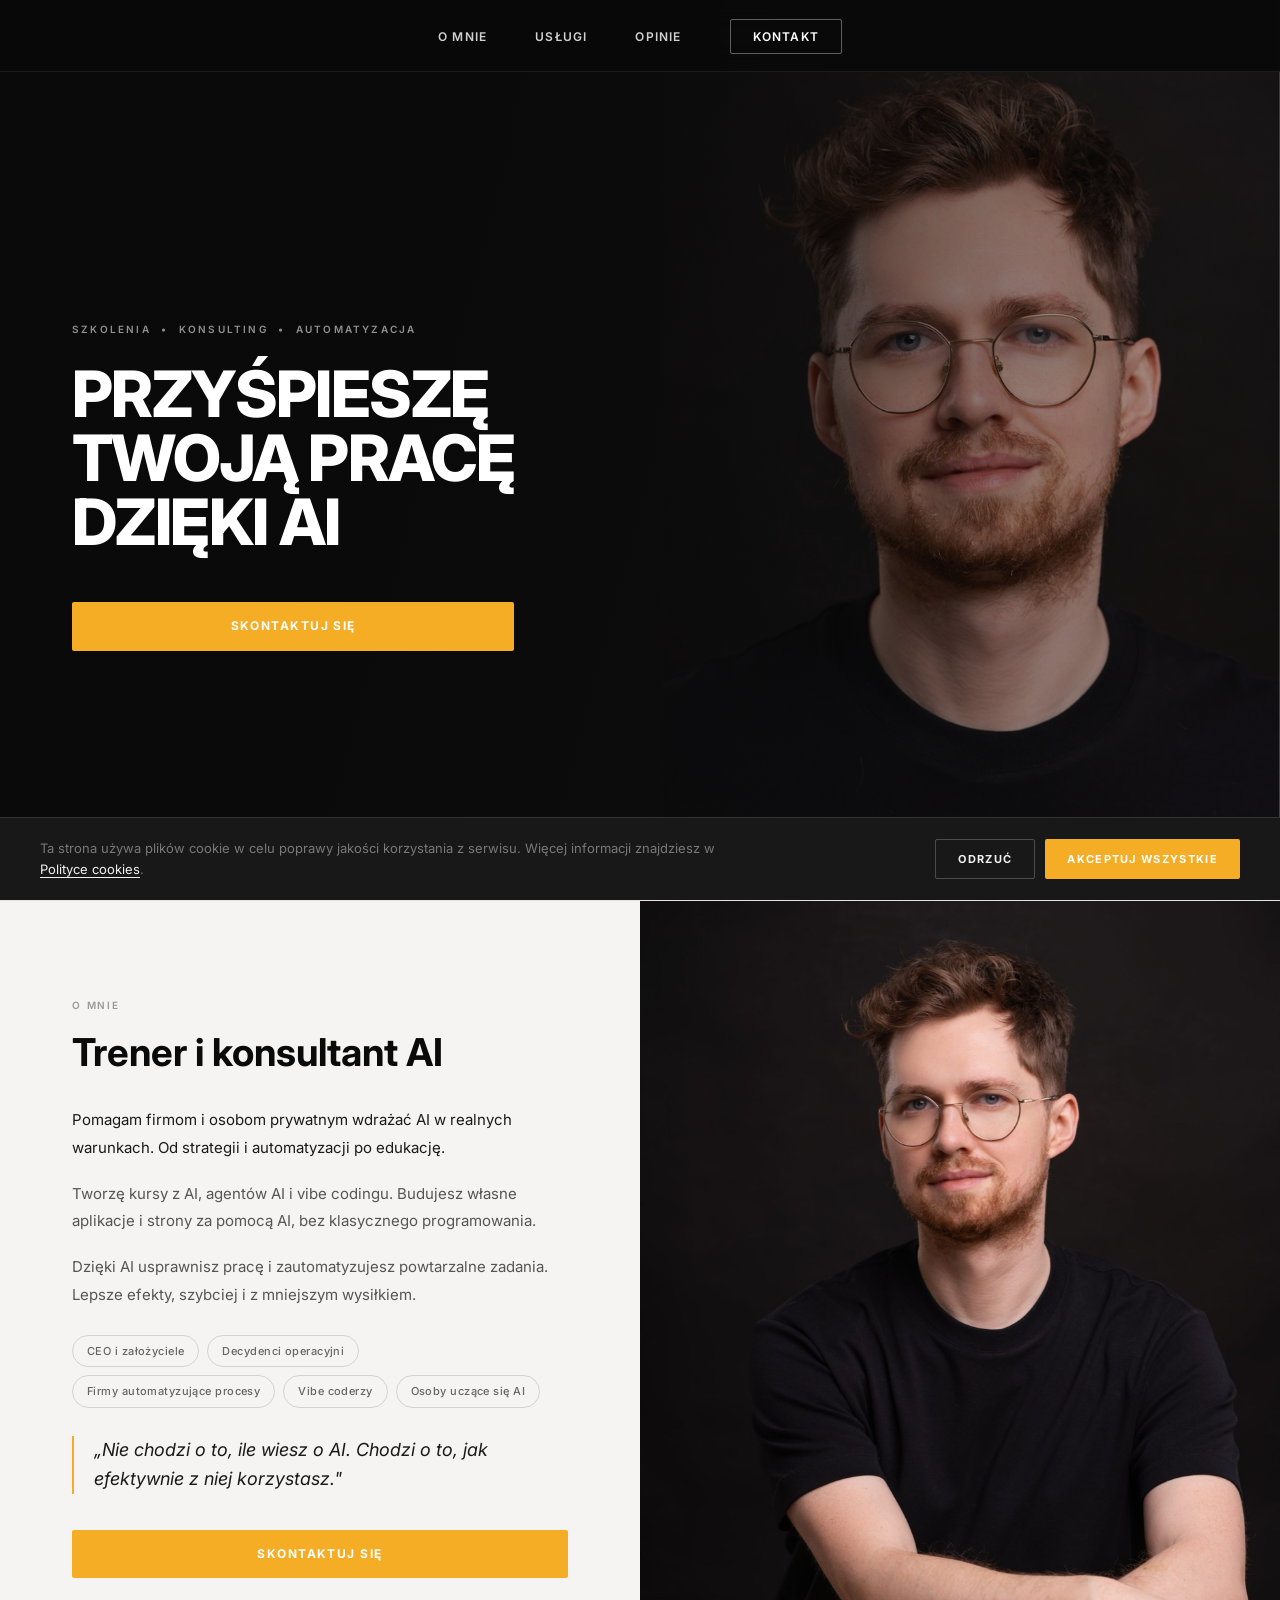
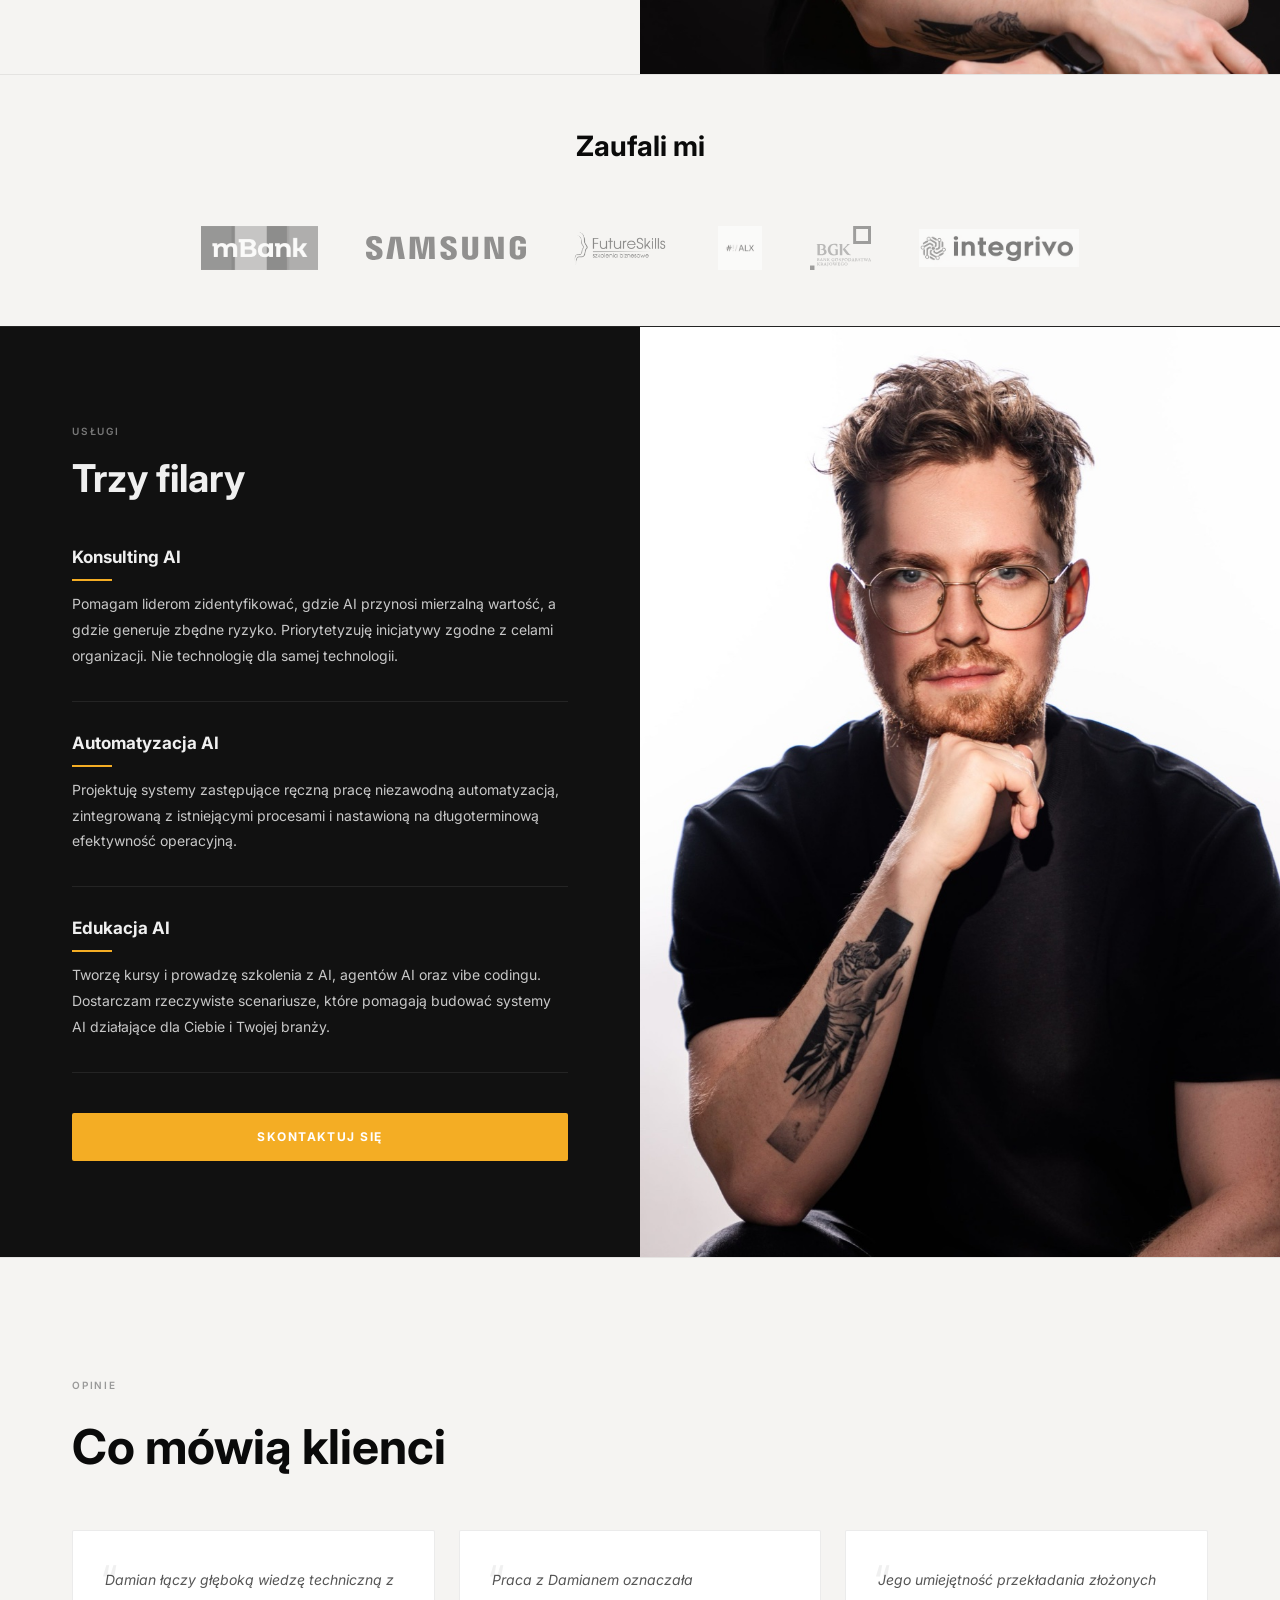
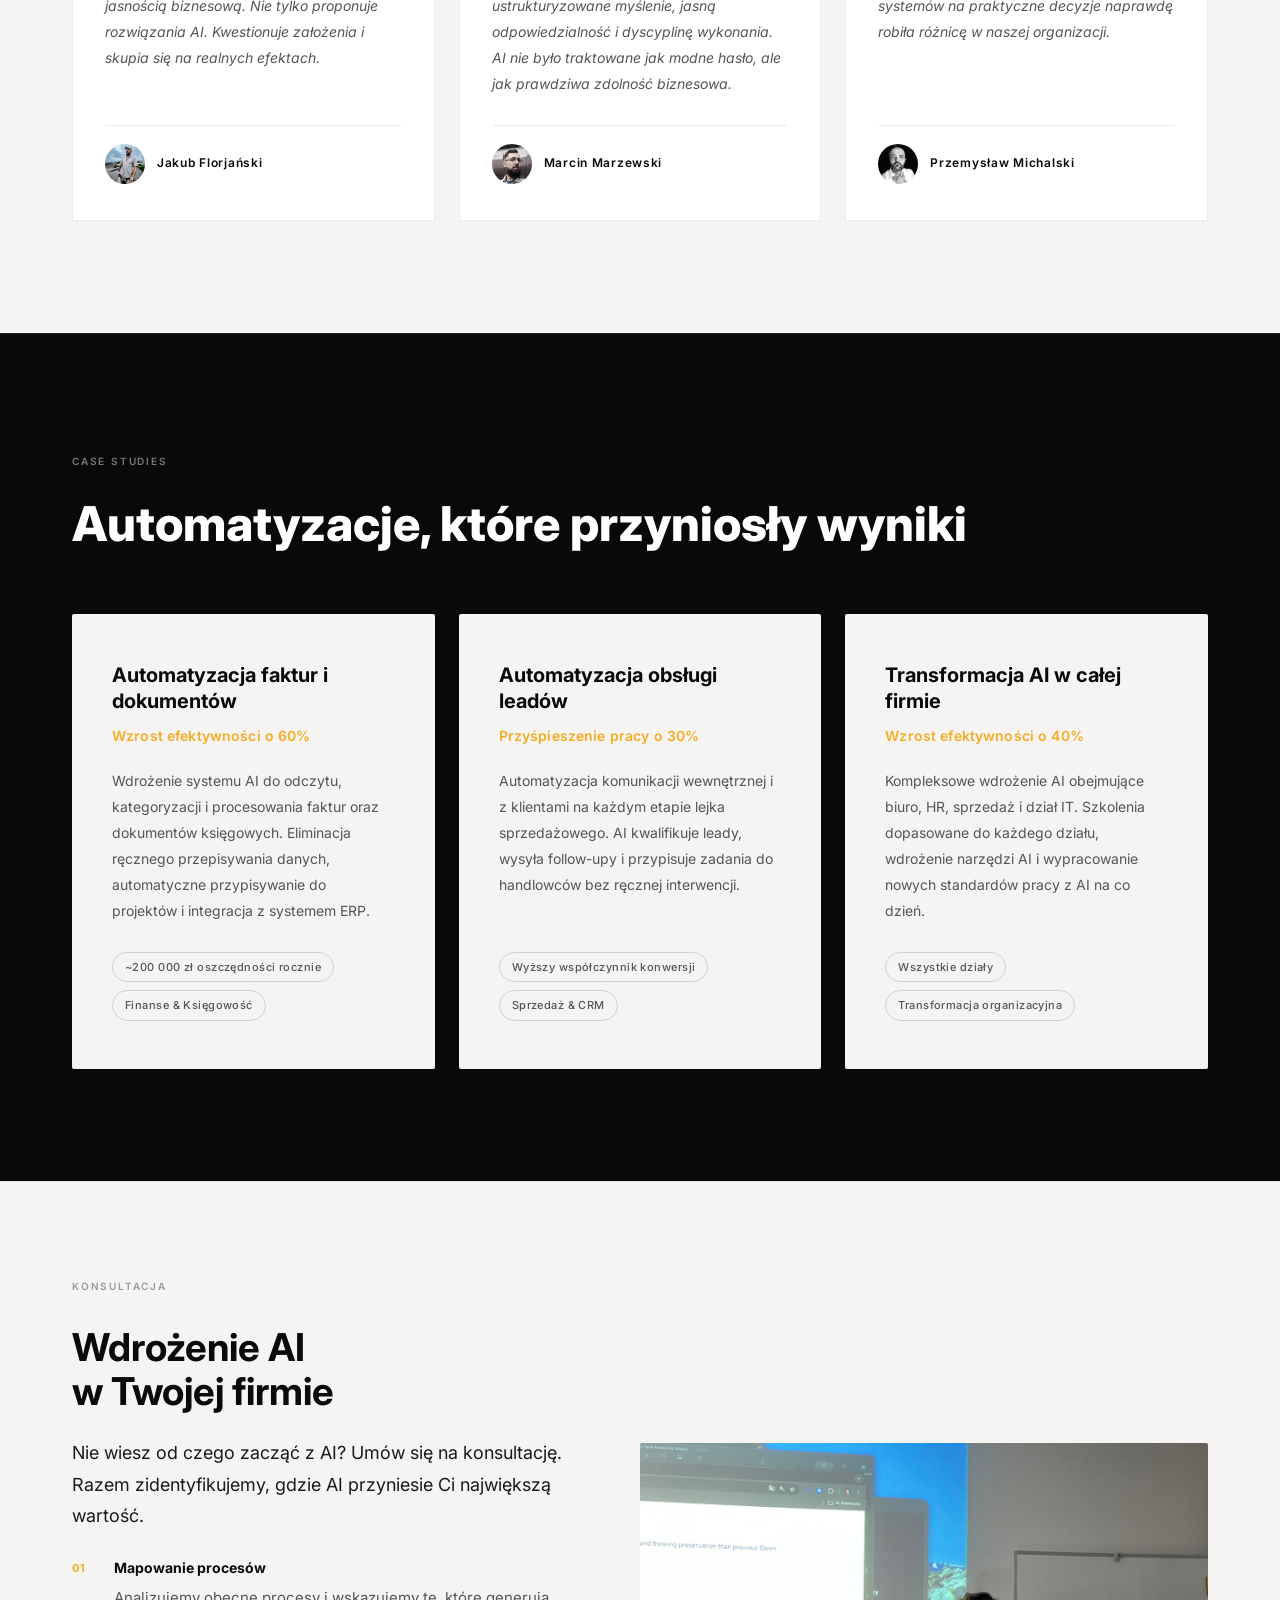
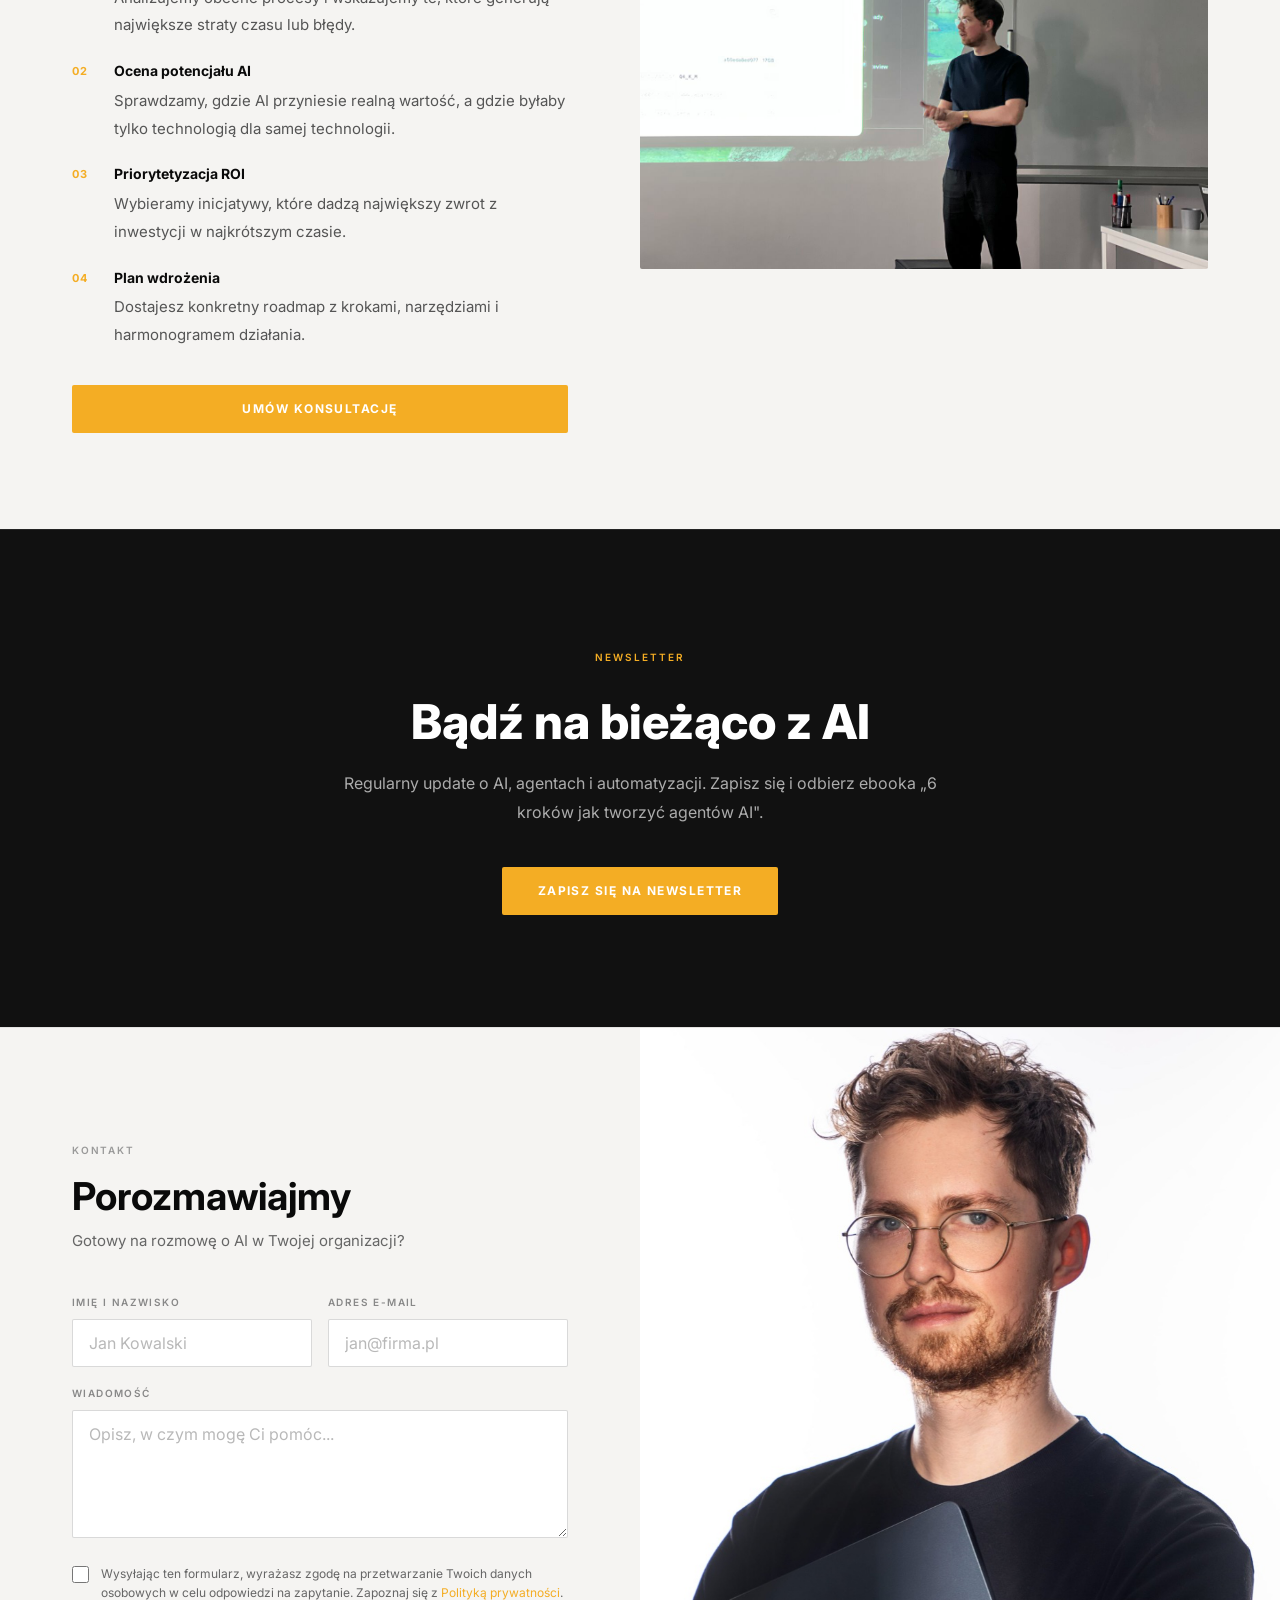
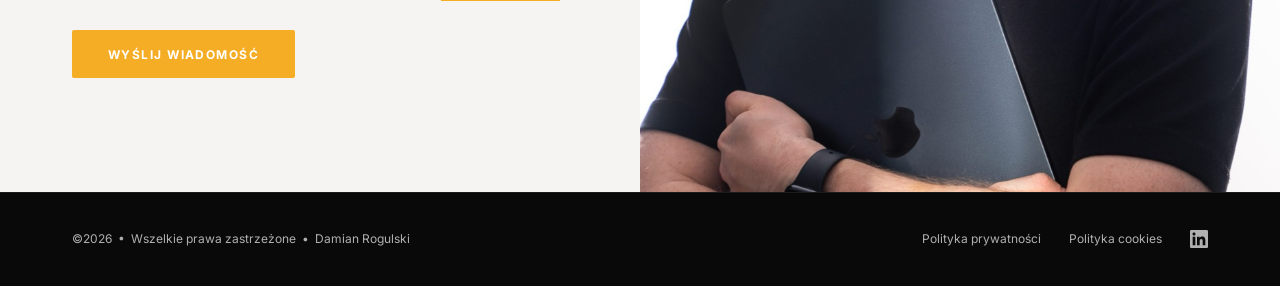
<file: index.html>
<!DOCTYPE html>
<html lang="pl">
<head>
  <meta charset="UTF-8" />
  <meta name="viewport" content="width=device-width, initial-scale=1.0" />

  <!-- SEO podstawowe -->
  <title>Damian Rogulski | Kursy AI, Agenci AI i Automatyzacja</title>
  <meta name="description" content="Konsultant i trener AI. Kursy z AI, agentów AI i vibe codingu. Pomagam firmom automatyzować procesy i wdrażać sztuczną inteligencję, która daje wyniki." />
  <meta name="keywords" content="kursy AI, szkolenia AI, agenci AI, automatyzacja AI, vibe coding, konsulting AI, sztuczna inteligencja, AI dla firm, nauka AI, ChatGPT, Claude AI, Damian Rogulski" />
  <meta name="author" content="Damian Rogulski" />
  <link rel="canonical" href="https://drogulski.com/" />

  <!-- Open Graph -->
  <meta property="og:type" content="website" />
  <meta property="og:url" content="https://drogulski.com/" />
  <meta property="og:title" content="Damian Rogulski | Kursy AI, Agenci AI i Automatyzacja" />
  <meta property="og:description" content="Konsultant i trener AI. Kursy z AI, agentów AI i vibe codingu. Pomagam firmom automatyzować procesy i wdrażać sztuczną inteligencję, która daje wyniki." />
  <meta property="og:image" content="https://drogulski.com/images/og.jpg" />
  <meta property="og:image:width" content="1200" />
  <meta property="og:image:height" content="630" />
  <meta property="og:locale" content="pl_PL" />
  <meta property="og:site_name" content="Damian Rogulski" />

  <!-- Twitter Card -->
  <meta name="twitter:card" content="summary_large_image" />
  <meta name="twitter:title" content="Damian Rogulski | Kursy AI, Agenci AI i Automatyzacja" />
  <meta name="twitter:description" content="Konsultant i trener AI. Kursy z AI, agentów AI i vibe codingu. Pomagam firmom wdrażać AI, która daje wyniki." />
  <meta name="twitter:image" content="https://drogulski.com/images/og.jpg" />

  <!-- Favicon -->
  <link rel="icon" type="image/png" href="favicon.png" />

  <!-- MailerLite Universal -->
  <script>
    (function(w,d,e,u,f,l,n){w[f]=w[f]||function(){(w[f].q=w[f].q||[])
    .push(arguments);},l=d.createElement(e),l.async=1,l.src=u,
    n=d.getElementsByTagName(e)[0],n.parentNode.insertBefore(l,n);})
    (window,document,'script','https://assets.mailerlite.com/js/universal.js','ml');
    ml('account', '2332958');
  </script>
  <!-- End MailerLite Universal -->

  <!-- Google Analytics -->
  <script async src="https://www.googletagmanager.com/gtag/js?id=G-HHSC8QCE48"></script>
  <script>
    window.dataLayer = window.dataLayer || [];
    function gtag(){dataLayer.push(arguments);}
    gtag('js', new Date());
    gtag('config', 'G-HHSC8QCE48');
  </script>

  <!-- Fonts -->
  <link rel="preconnect" href="https://fonts.googleapis.com" />
  <link rel="preconnect" href="https://fonts.gstatic.com" crossorigin />
  <link href="https://fonts.googleapis.com/css2?family=Inter:wght@300;400;500;600;700;800&display=swap" rel="stylesheet" />
  <link rel="stylesheet" href="styles.css" />

  <!-- Schema.org -->
  <script type="application/ld+json">
  {
    "@context": "https://schema.org",
    "@type": "Person",
    "name": "Damian Rogulski",
    "url": "https://drogulski.com",
    "image": "https://drogulski.com/images/hero.jpg",
    "jobTitle": "Konsultant AI i Trener",
    "description": "Konsultant AI, trener i twórca kursów z zakresu sztucznej inteligencji, agentów AI, automatyzacji i vibe codingu.",
    "knowsAbout": [
      "Sztuczna inteligencja", "Automatyzacja AI", "Agenty AI",
      "Vibe coding", "Konsulting AI", "ChatGPT", "Kursy AI", "Szkolenia AI"
    ],
    "sameAs": ["https://www.linkedin.com/in/damianrogulski/"],
    "hasOfferCatalog": {
      "@type": "OfferCatalog",
      "name": "Usługi AI",
      "itemListElement": [
        {
          "@type": "Offer",
          "itemOffered": {
            "@type": "Service",
            "name": "Konsulting AI",
            "description": "Identyfikacja obszarów wdrożenia AI i priorytetyzacja inicjatyw zgodnych z celami organizacji."
          }
        },
        {
          "@type": "Offer",
          "itemOffered": {
            "@type": "Service",
            "name": "Automatyzacja AI",
            "description": "Projektowanie systemów automatyzacji procesów biznesowych z wykorzystaniem AI."
          }
        },
        {
          "@type": "Offer",
          "itemOffered": {
            "@type": "Service",
            "name": "Kursy i szkolenia AI",
            "description": "Kursy z AI, agentów AI i vibe codingu dla firm i osób prywatnych."
          }
        }
      ]
    }
  }
  </script>
</head>
<body>

  <!-- ========================
       NAVIGATION
       ======================== -->
  <nav class="nav" id="nav">
    <div class="nav__inner">
      <ul class="nav__menu" id="navMenu">
        <li><a href="#o-mnie">O mnie</a></li>
        <li><a href="#uslugi">Usługi</a></li>
        <li><a href="#opinie">Opinie</a></li>
        <li><a href="#kontakt" class="nav__cta">Kontakt</a></li>
      </ul>
      <button class="nav__burger" id="navBurger" aria-label="Otwórz menu" aria-expanded="false">
        <span></span><span></span><span></span>
      </button>
    </div>
  </nav>

  <!-- ========================
       HERO
       ======================== -->
  <section class="hero" id="start">
    <div class="hero__bg">
      <img src="images/hero.jpg" alt="" role="presentation" fetchpriority="high" />
    </div>
    <div class="hero__content">
      <p class="hero__eyebrow">SZKOLENIA &nbsp;•&nbsp; KONSULTING &nbsp;•&nbsp; AUTOMATYZACJA</p>
      <h1 class="hero__title">PRZYŚPIESZĘ<br>TWOJĄ PRACĘ<br>DZIĘKI AI</h1>
      <a href="#kontakt" class="btn btn--primary">SKONTAKTUJ SIĘ</a>
    </div>
  </section>

  <!-- ========================
       ABOUT
       ======================== -->
  <section class="about" id="o-mnie">
    <div class="about__content">
      <span class="section-label">O mnie</span>
      <h2 class="about__heading">Trener i&nbsp;konsultant AI</h2>

      <p class="about__lead">
        Pomagam firmom i osobom prywatnym wdrażać AI w realnych warunkach.
        Od strategii i automatyzacji po edukację.
      </p>
      <p>
        Tworzę kursy z AI, agentów AI i vibe codingu.
        Budujesz własne aplikacje i strony za pomocą AI, bez klasycznego programowania.
      </p>
      <p>
        Dzięki AI usprawnisz pracę i zautomatyzujesz powtarzalne zadania.
        Lepsze efekty, szybciej i z mniejszym wysiłkiem.
      </p>

      <div class="about__chips">
        <span class="chip">CEO&nbsp;i&nbsp;założyciele</span>
        <span class="chip">Decydenci operacyjni</span>
        <span class="chip">Firmy automatyzujące procesy</span>
        <span class="chip">Vibe coderzy</span>
        <span class="chip">Osoby uczące się AI</span>
      </div>

      <p class="about__quote">
        „Nie chodzi o to, ile wiesz o AI. Chodzi o to, jak efektywnie z niej korzystasz."
      </p>

      <a href="#kontakt" class="btn btn--primary">SKONTAKTUJ SIĘ</a>
    </div>
    <div class="about__photo">
      <img src="images/about.jpg" alt="Damian Rogulski" loading="lazy" />
    </div>
  </section>

  <!-- ========================
       TRUSTED BY
       ======================== -->
  <section class="trusted">
    <div class="container">
      <h2 class="trusted__title">Zaufali mi</h2>
      <div class="trusted__logos">
        <img src="images/logos/mbank.jpg"        alt="mBank"         loading="lazy" />
        <img src="images/logos/samsung.svg"      alt="Samsung"       loading="lazy" />
        <img src="images/logos/futureskills.png" alt="Future Skills" loading="lazy" />
        <img src="images/logos/alx.jpg"          alt="ALX"           loading="lazy" />
        <img src="images/logos/bgk.svg"          alt="BGK"           loading="lazy" />
        <img src="images/logos/integrivo.avif"   alt="Integrivo"     loading="lazy" />
      </div>
    </div>
  </section>

  <!-- ========================
       SERVICES
       ======================== -->
  <section class="services" id="uslugi">
    <div class="services__content">
      <span class="section-label">Usługi</span>
      <h2 class="services__title">Trzy filary</h2>

      <div class="service-item">
        <h3>Konsulting AI</h3>
        <p>
          Pomagam liderom zidentyfikować, gdzie AI przynosi mierzalną wartość,
          a gdzie generuje zbędne ryzyko. Priorytetyzuję inicjatywy zgodne
          z celami organizacji. Nie technologię dla samej technologii.
        </p>
      </div>

      <div class="service-item">
        <h3>Automatyzacja AI</h3>
        <p>
          Projektuję systemy zastępujące ręczną pracę niezawodną automatyzacją,
          zintegrowaną z istniejącymi procesami i nastawioną na długoterminową
          efektywność operacyjną.
        </p>
      </div>

      <div class="service-item">
        <h3>Edukacja AI</h3>
        <p>
          Tworzę kursy i prowadzę szkolenia z AI, agentów AI oraz vibe codingu.
          Dostarczam rzeczywiste scenariusze, które pomagają budować systemy AI
          działające dla Ciebie i Twojej branży.
        </p>
      </div>

      <a href="#kontakt" class="btn btn--primary">SKONTAKTUJ SIĘ</a>
    </div>
    <div class="services__photo">
      <img src="images/services.jpg" alt="Damian Rogulski" loading="lazy" />
    </div>
  </section>

  <!-- ========================
       TESTIMONIALS
       ======================== -->
  <section class="testimonials" id="opinie">
    <div class="container">
      <div class="testimonials__header">
        <span class="section-label">Opinie</span>
        <h2 class="testimonials__title">Co mówią klienci</h2>
      </div>

      <div class="testimonials__grid">

        <div class="testimonial">
          <p class="testimonial__quote">
            Damian łączy głęboką wiedzę techniczną z jasnością biznesową.
            Nie tylko proponuje rozwiązania AI. Kwestionuje założenia
            i skupia się na realnych efektach.
          </p>
          <div class="testimonial__footer">
            <img src="images/jakub.jpg" alt="Jakub Florjański" class="testimonial__avatar" width="40" height="40" loading="lazy" />
            <span class="testimonial__name">Jakub Florjański</span>
          </div>
        </div>

        <div class="testimonial">
          <p class="testimonial__quote">
            Praca z Damianem oznaczała ustrukturyzowane myślenie, jasną
            odpowiedzialność i dyscyplinę wykonania. AI nie było traktowane
            jak modne hasło, ale jak prawdziwa zdolność biznesowa.
          </p>
          <div class="testimonial__footer">
            <img src="images/marcin.jpg" alt="Marcin Marzewski" class="testimonial__avatar" width="40" height="40" loading="lazy" />
            <span class="testimonial__name">Marcin Marzewski</span>
          </div>
        </div>

        <div class="testimonial">
          <p class="testimonial__quote">
            Jego umiejętność przekładania złożonych systemów na praktyczne
            decyzje naprawdę robiła różnicę w naszej organizacji.
          </p>
          <div class="testimonial__footer">
            <img src="images/przemyslaw.jpg" alt="Przemysław Michalski" class="testimonial__avatar" width="40" height="40" loading="lazy" />
            <span class="testimonial__name">Przemysław Michalski</span>
          </div>
        </div>

      </div>
    </div>
  </section>

  <!-- ========================
       CASE STUDIES
       ======================== -->
  <section class="case-studies">
    <div class="container">
      <div class="case-studies__header">
        <span class="section-label">Case Studies</span>
        <h2 class="case-studies__title">Automatyzacje, które przyniosły wyniki</h2>
      </div>

      <div class="case-studies__grid">

        <div class="case-study">
          <h3 class="case-study__name">Automatyzacja faktur i dokumentów</h3>
          <p class="case-study__metric">Wzrost efektywności o 60%</p>
          <p class="case-study__desc">
            Wdrożenie systemu AI do odczytu, kategoryzacji i procesowania faktur
            oraz dokumentów księgowych. Eliminacja ręcznego przepisywania danych,
            automatyczne przypisywanie do projektów i integracja z systemem ERP.
          </p>
          <div class="case-study__result">
            <span class="case-study__tag">~200 000 zł oszczędności rocznie</span>
            <span class="case-study__tag">Finanse &amp; Księgowość</span>
          </div>
        </div>

        <div class="case-study">
          <h3 class="case-study__name">Automatyzacja obsługi leadów</h3>
          <p class="case-study__metric">Przyśpieszenie pracy o 30%</p>
          <p class="case-study__desc">
            Automatyzacja komunikacji wewnętrznej i z klientami na każdym etapie
            lejka sprzedażowego. AI kwalifikuje leady, wysyła follow-upy
            i przypisuje zadania do handlowców bez ręcznej interwencji.
          </p>
          <div class="case-study__result">
            <span class="case-study__tag">Wyższy współczynnik konwersji</span>
            <span class="case-study__tag">Sprzedaż &amp; CRM</span>
          </div>
        </div>

        <div class="case-study">
          <h3 class="case-study__name">Transformacja AI w całej firmie</h3>
          <p class="case-study__metric">Wzrost efektywności o 40%</p>
          <p class="case-study__desc">
            Kompleksowe wdrożenie AI obejmujące biuro, HR, sprzedaż i dział IT.
            Szkolenia dopasowane do każdego działu, wdrożenie narzędzi AI
            i wypracowanie nowych standardów pracy z AI na co dzień.
          </p>
          <div class="case-study__result">
            <span class="case-study__tag">Wszystkie działy</span>
            <span class="case-study__tag">Transformacja organizacyjna</span>
          </div>
        </div>

      </div>
    </div>
  </section>

  <!-- ========================
       CONSULTATION
       ======================== -->
  <section class="consultation">
    <div class="consultation__content">
      <span class="section-label">Konsultacja</span>
      <h2 class="consultation__title">Wdrożenie AI<br>w Twojej firmie</h2>
      <p class="consultation__lead">
        Nie wiesz od czego zacząć z AI? Umów się na konsultację.
        Razem zidentyfikujemy, gdzie AI przyniesie Ci największą wartość.
      </p>
      <ol class="consult-steps">
        <li>
          <span class="consult-steps__num">01</span>
          <div>
            <strong>Mapowanie procesów</strong>
            <p>Analizujemy obecne procesy i wskazujemy te, które generują największe straty czasu lub błędy.</p>
          </div>
        </li>
        <li>
          <span class="consult-steps__num">02</span>
          <div>
            <strong>Ocena potencjału AI</strong>
            <p>Sprawdzamy, gdzie AI przyniesie realną wartość, a gdzie byłaby tylko technologią dla samej technologii.</p>
          </div>
        </li>
        <li>
          <span class="consult-steps__num">03</span>
          <div>
            <strong>Priorytetyzacja ROI</strong>
            <p>Wybieramy inicjatywy, które dadzą największy zwrot z inwestycji w najkrótszym czasie.</p>
          </div>
        </li>
        <li>
          <span class="consult-steps__num">04</span>
          <div>
            <strong>Plan wdrożenia</strong>
            <p>Dostajesz konkretny roadmap z krokami, narzędziami i harmonogramem działania.</p>
          </div>
        </li>
      </ol>
      <a href="#kontakt" class="btn btn--primary">UMÓW KONSULTACJĘ</a>
    </div>
    <div class="consultation__photo">
      <img src="images/damian.jpg" alt="Damian Rogulski" loading="lazy" />
    </div>
  </section>

  <!-- ========================
       NEWSLETTER CTA
       ======================== -->
  <section class="newsletter-cta">
    <div class="container">
      <div class="newsletter-cta__inner">
        <span class="section-label">Newsletter</span>
        <h2 class="newsletter-cta__title">Bądź na bieżąco z AI</h2>
        <p class="newsletter-cta__sub">
          Regularny update o AI, agentach i automatyzacji.
          Zapisz się i odbierz ebooka „6 kroków jak tworzyć agentów AI".
        </p>
        <a href="newsletter.html" class="btn btn--primary">ZAPISZ SIĘ NA NEWSLETTER</a>
      </div>
    </div>
  </section>

  <!-- ========================
       CONTACT
       ======================== -->
  <section class="contact" id="kontakt">
    <div class="contact__content">
      <span class="section-label">Kontakt</span>
      <h2 class="contact__title">Porozmawiajmy</h2>
      <p class="contact__sub">Gotowy na rozmowę o AI w Twojej organizacji?</p>

      <form class="contact-form" id="contactForm"
            action="https://formspree.io/f/mbdwpvkb"
            method="POST"
            novalidate>
        <div class="form-row">
          <div class="form-group">
            <label for="name">Imię i nazwisko</label>
            <input type="text" id="name" name="name" placeholder="Jan Kowalski" required />
          </div>
          <div class="form-group">
            <label for="email">Adres e-mail</label>
            <input type="email" id="email" name="email" placeholder="jan@firma.pl" required />
          </div>
        </div>

        <div class="form-group">
          <label for="message">Wiadomość</label>
          <textarea id="message" name="message" rows="5"
            placeholder="Opisz, w czym mogę Ci pomóc..." required></textarea>
        </div>

        <div class="form-check">
          <input type="checkbox" id="privacy" name="privacy" required />
          <label for="privacy">
            Wysyłając ten formularz, wyrażasz zgodę na przetwarzanie Twoich danych osobowych
            w celu odpowiedzi na zapytanie. Zapoznaj się z
            <a href="privacy-policy.html">Polityką prywatności</a>.
          </label>
        </div>

        <button type="submit" class="btn btn--primary">WYŚLIJ WIADOMOŚĆ</button>
      </form>
    </div>
    <div class="contact__photo">
      <img src="images/contact.jpg" alt="Damian Rogulski" loading="lazy" />
    </div>
  </section>

  <!-- ========================
       FOOTER
       ======================== -->
  <footer class="footer">
    <div class="container">
      <div class="footer__inner">
        <p class="footer__copy">©2026 &nbsp;•&nbsp; Wszelkie prawa zastrzeżone &nbsp;•&nbsp; Damian Rogulski</p>
        <nav class="footer__links" aria-label="Linki stopki">
          <a href="privacy-policy.html">Polityka prywatności</a>
          <a href="cookie-policy.html">Polityka cookies</a>
          <a href="https://www.linkedin.com/in/damianrogulski/"
             target="_blank" rel="noopener noreferrer"
             aria-label="LinkedIn" class="footer__social">
            <svg viewBox="0 0 24 24" fill="currentColor" aria-hidden="true">
              <path d="M20.447 20.452h-3.554v-5.569c0-1.328-.027-3.037-1.852-3.037-1.853 0-2.136
              1.445-2.136 2.939v5.667H9.351V9h3.414v1.561h.046c.477-.9 1.637-1.85
              3.37-1.85 3.601 0 4.267 2.37 4.267 5.455v6.286zM5.337
              7.433c-1.144 0-2.063-.926-2.063-2.065 0-1.138.92-2.063 2.063-2.063
              1.14 0 2.064.925 2.064 2.063 0 1.139-.925 2.065-2.064
              2.065zm1.782 13.019H3.555V9h3.564v11.452zM22.225
              0H1.771C.792 0 0 .774 0 1.729v20.542C0 23.227.792 24 1.771
              24h20.451C23.2 24 24 23.227 24 22.271V1.729C24 .774 23.2 0
              22.222 0h.003z"/>
            </svg>
          </a>
        </nav>
      </div>
    </div>
  </footer>

  <!-- ========================
       COOKIE BANNER
       ======================== -->
  <div class="cookie-banner" id="cookieBanner" role="dialog" aria-label="Zgoda na pliki cookie">
    <div class="cookie-banner__inner">
      <p class="cookie-banner__text">
        Ta strona używa plików cookie w celu poprawy jakości korzystania z serwisu.
        Więcej informacji znajdziesz w
        <a href="cookie-policy.html">Polityce cookies</a>.
      </p>
      <div class="cookie-banner__actions">
        <button class="btn btn--ghost" id="cookieReject">Odrzuć</button>
        <button class="btn btn--primary" id="cookieAccept">Akceptuj wszystkie</button>
      </div>
    </div>
  </div>

  <script src="script.js"></script>
</body>
</html>
</file>
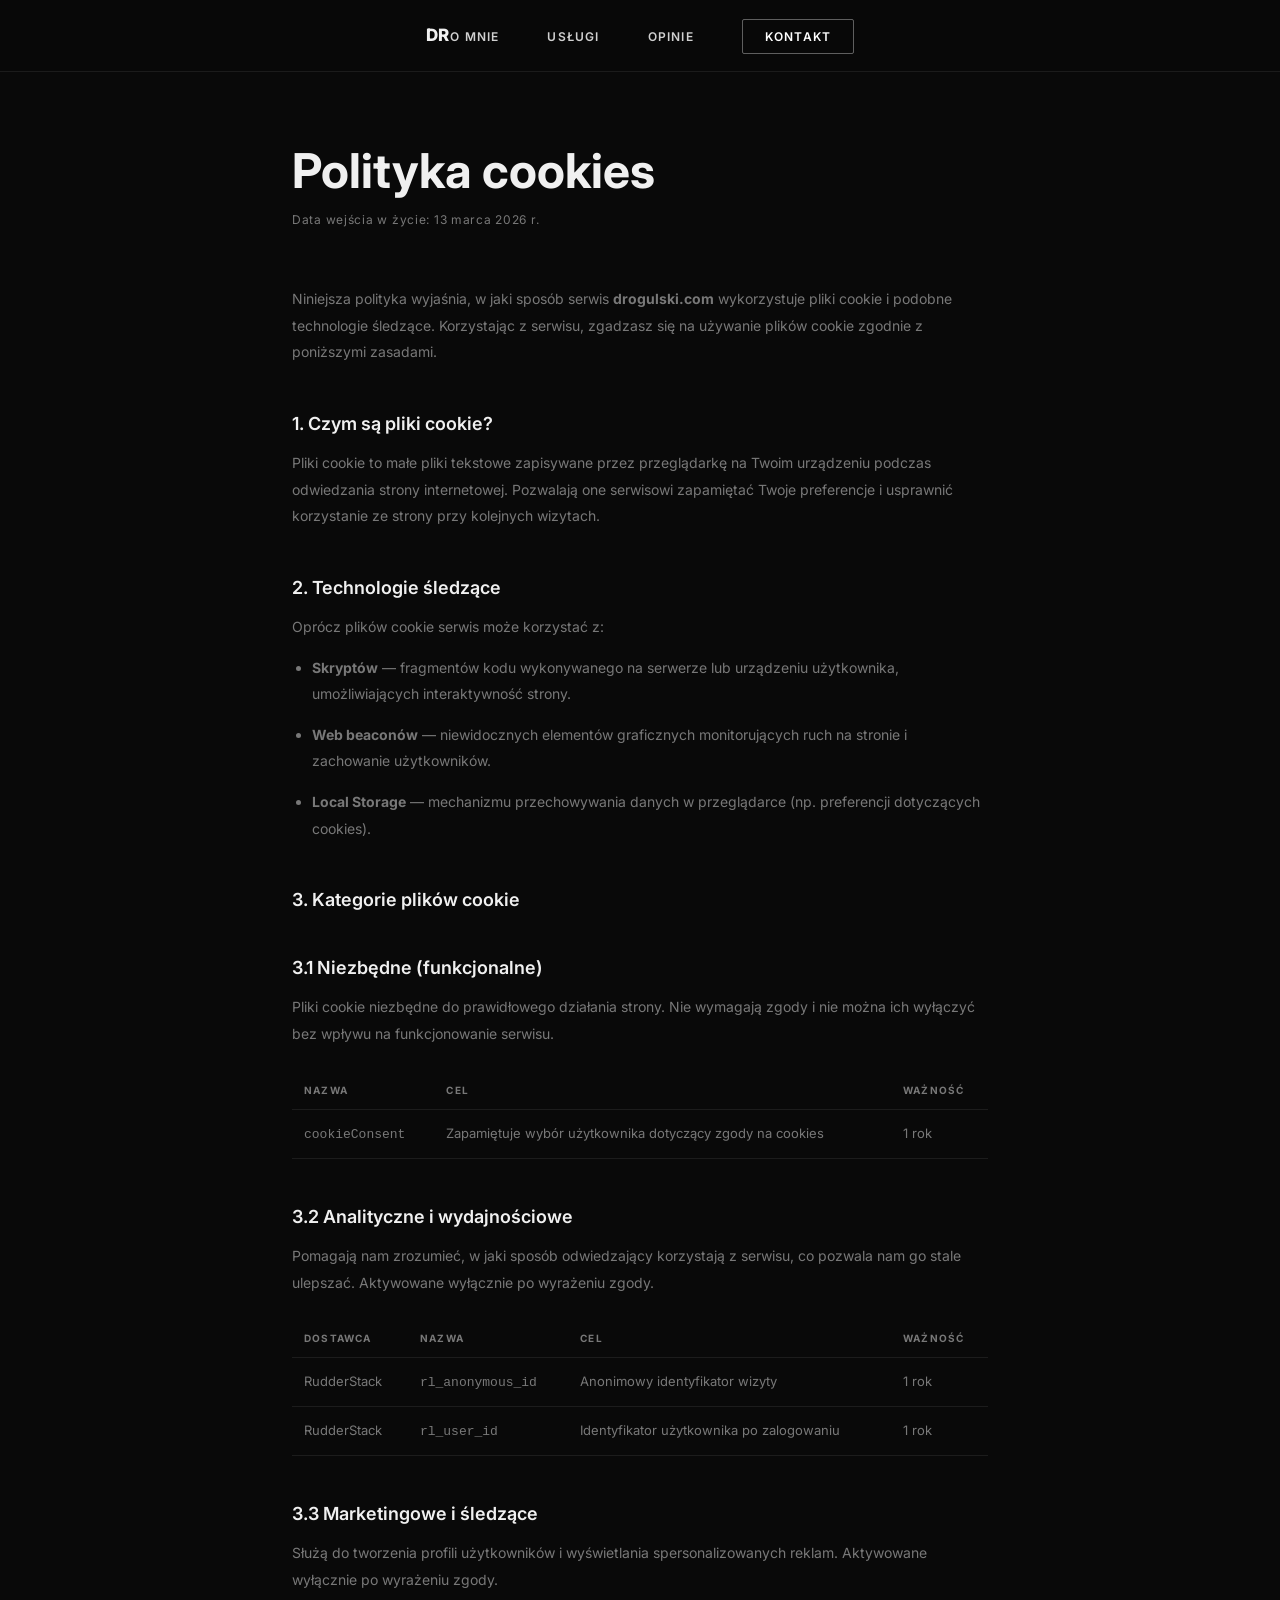
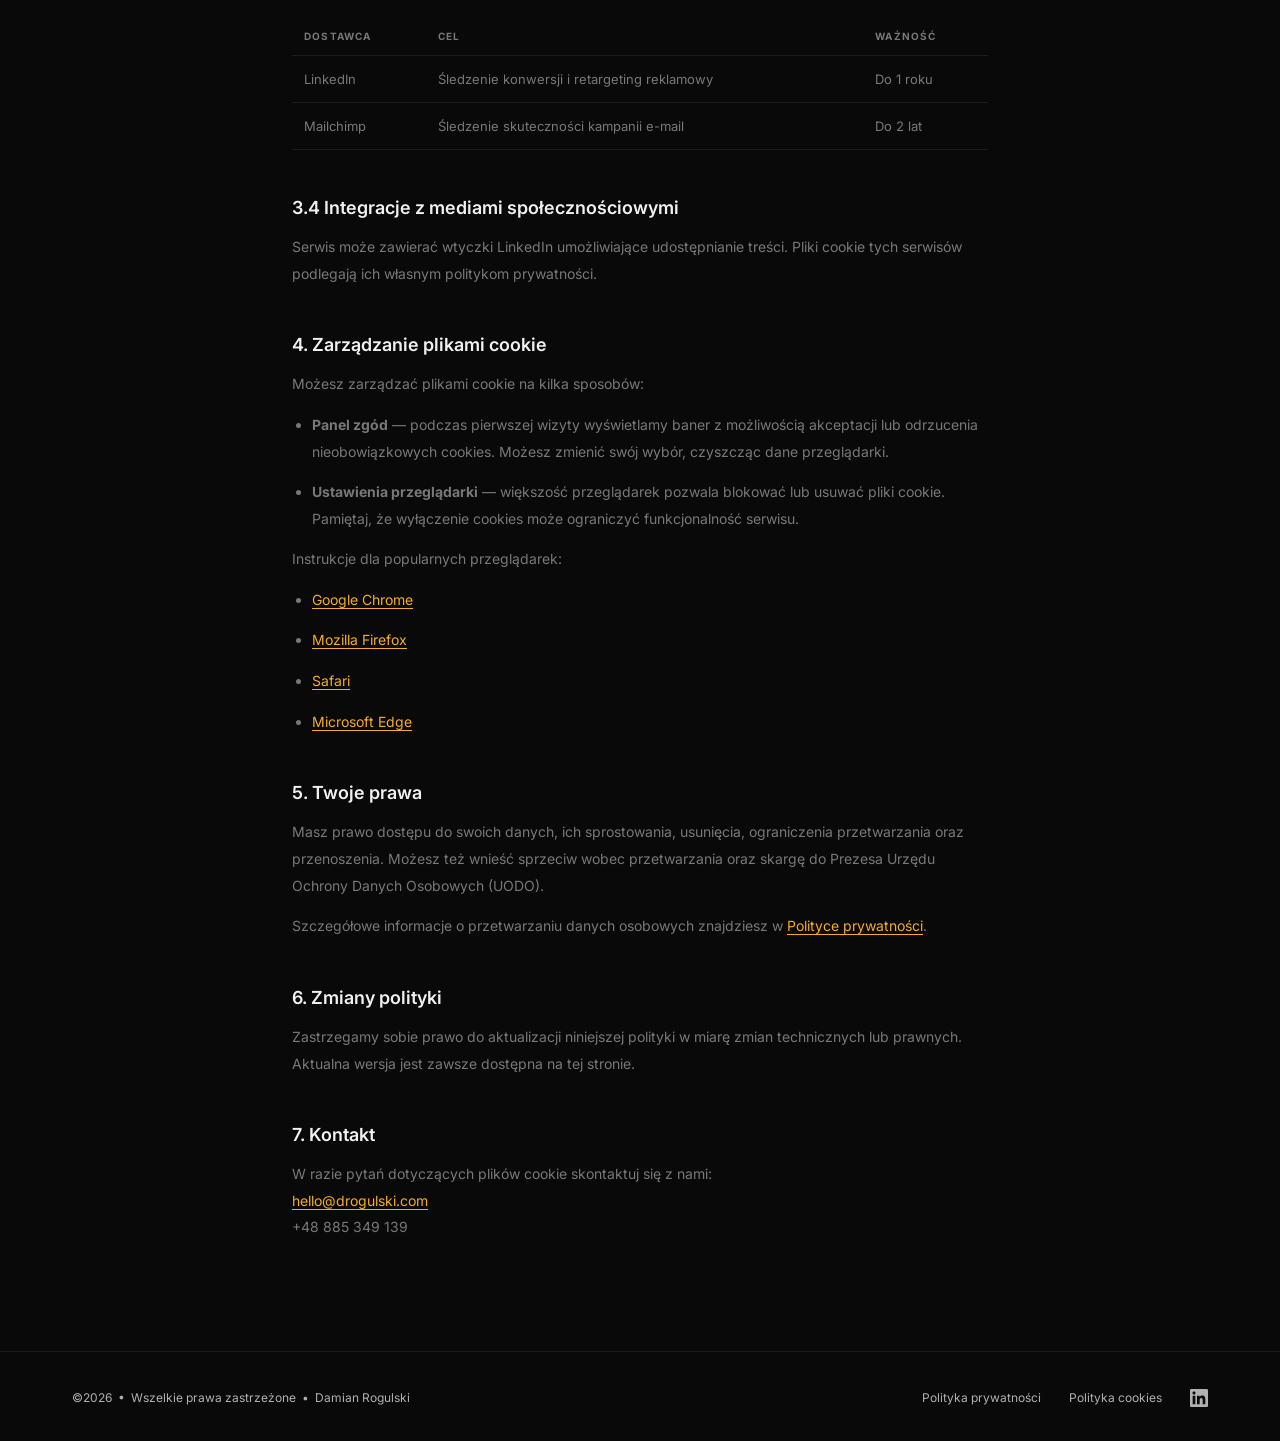
<file: cookie-policy.html>
<!DOCTYPE html>
<html lang="pl">
<head>
  <meta charset="UTF-8" />
  <meta name="viewport" content="width=device-width, initial-scale=1.0" />
  <title>Polityka cookies — Damian Rogulski</title>
  <link rel="preconnect" href="https://fonts.googleapis.com" />
  <link rel="preconnect" href="https://fonts.gstatic.com" crossorigin />
  <link href="https://fonts.googleapis.com/css2?family=Inter:wght@300;400;500;600;700;800&display=swap" rel="stylesheet" />
  <link rel="stylesheet" href="styles.css" />
  <!-- MailerLite Universal -->
  <script>
    (function(w,d,e,u,f,l,n){w[f]=w[f]||function(){(w[f].q=w[f].q||[])
    .push(arguments);},l=d.createElement(e),l.async=1,l.src=u,
    n=d.getElementsByTagName(e)[0],n.parentNode.insertBefore(l,n);})
    (window,document,'script','https://assets.mailerlite.com/js/universal.js','ml');
    ml('account', '2332958');
  </script>
  <!-- End MailerLite Universal -->
</head>
<body>

  <nav class="nav">
    <div class="nav__inner">
      <a href="/" class="nav__logo">DR</a>
      <ul class="nav__menu" id="navMenu">
        <li><a href="/#o-mnie">O mnie</a></li>
        <li><a href="/#uslugi">Usługi</a></li>
        <li><a href="/#opinie">Opinie</a></li>
        <li><a href="/#kontakt" class="nav__cta">Kontakt</a></li>
      </ul>
      <button class="nav__burger" id="navBurger" aria-label="Otwórz menu" aria-expanded="false">
        <span></span><span></span><span></span>
      </button>
    </div>
  </nav>

  <main class="policy-page">
    <div class="container">

      <h1>Polityka cookies</h1>
      <span class="policy-date">Data wejścia w życie: 13 marca 2026 r.</span>

      <p>
        Niniejsza polityka wyjaśnia, w jaki sposób serwis <strong>drogulski.com</strong>
        wykorzystuje pliki cookie i podobne technologie śledzące. Korzystając z serwisu,
        zgadzasz się na używanie plików cookie zgodnie z poniższymi zasadami.
      </p>

      <h2>1. Czym są pliki cookie?</h2>
      <p>
        Pliki cookie to małe pliki tekstowe zapisywane przez przeglądarkę na Twoim urządzeniu
        podczas odwiedzania strony internetowej. Pozwalają one serwisowi zapamiętać Twoje
        preferencje i usprawnić korzystanie ze strony przy kolejnych wizytach.
      </p>

      <h2>2. Technologie śledzące</h2>
      <p>Oprócz plików cookie serwis może korzystać z:</p>
      <ul>
        <li>
          <strong>Skryptów</strong> — fragmentów kodu wykonywanego na serwerze lub urządzeniu
          użytkownika, umożliwiających interaktywność strony.
        </li>
        <li>
          <strong>Web beaconów</strong> — niewidocznych elementów graficznych monitorujących
          ruch na stronie i zachowanie użytkowników.
        </li>
        <li>
          <strong>Local Storage</strong> — mechanizmu przechowywania danych w przeglądarce
          (np. preferencji dotyczących cookies).
        </li>
      </ul>

      <h2>3. Kategorie plików cookie</h2>

      <h2>3.1 Niezbędne (funkcjonalne)</h2>
      <p>
        Pliki cookie niezbędne do prawidłowego działania strony. Nie wymagają zgody
        i nie można ich wyłączyć bez wpływu na funkcjonowanie serwisu.
      </p>
      <table>
        <thead>
          <tr>
            <th>Nazwa</th>
            <th>Cel</th>
            <th>Ważność</th>
          </tr>
        </thead>
        <tbody>
          <tr>
            <td><code>cookieConsent</code></td>
            <td>Zapamiętuje wybór użytkownika dotyczący zgody na cookies</td>
            <td>1 rok</td>
          </tr>
        </tbody>
      </table>

      <h2>3.2 Analityczne i wydajnościowe</h2>
      <p>
        Pomagają nam zrozumieć, w jaki sposób odwiedzający korzystają z serwisu,
        co pozwala nam go stale ulepszać. Aktywowane wyłącznie po wyrażeniu zgody.
      </p>
      <table>
        <thead>
          <tr>
            <th>Dostawca</th>
            <th>Nazwa</th>
            <th>Cel</th>
            <th>Ważność</th>
          </tr>
        </thead>
        <tbody>
          <tr>
            <td>RudderStack</td>
            <td><code>rl_anonymous_id</code></td>
            <td>Anonimowy identyfikator wizyty</td>
            <td>1 rok</td>
          </tr>
          <tr>
            <td>RudderStack</td>
            <td><code>rl_user_id</code></td>
            <td>Identyfikator użytkownika po zalogowaniu</td>
            <td>1 rok</td>
          </tr>
        </tbody>
      </table>

      <h2>3.3 Marketingowe i śledzące</h2>
      <p>
        Służą do tworzenia profili użytkowników i wyświetlania spersonalizowanych reklam.
        Aktywowane wyłącznie po wyrażeniu zgody.
      </p>
      <table>
        <thead>
          <tr>
            <th>Dostawca</th>
            <th>Cel</th>
            <th>Ważność</th>
          </tr>
        </thead>
        <tbody>
          <tr>
            <td>LinkedIn</td>
            <td>Śledzenie konwersji i retargeting reklamowy</td>
            <td>Do 1 roku</td>
          </tr>
          <tr>
            <td>Mailchimp</td>
            <td>Śledzenie skuteczności kampanii e-mail</td>
            <td>Do 2 lat</td>
          </tr>
        </tbody>
      </table>

      <h2>3.4 Integracje z mediami społecznościowymi</h2>
      <p>
        Serwis może zawierać wtyczki LinkedIn umożliwiające udostępnianie treści.
        Pliki cookie tych serwisów podlegają ich własnym politykom prywatności.
      </p>

      <h2>4. Zarządzanie plikami cookie</h2>
      <p>Możesz zarządzać plikami cookie na kilka sposobów:</p>
      <ul>
        <li>
          <strong>Panel zgód</strong> — podczas pierwszej wizyty wyświetlamy baner
          z możliwością akceptacji lub odrzucenia nieobowiązkowych cookies.
          Możesz zmienić swój wybór, czyszcząc dane przeglądarki.
        </li>
        <li>
          <strong>Ustawienia przeglądarki</strong> — większość przeglądarek pozwala
          blokować lub usuwać pliki cookie. Pamiętaj, że wyłączenie cookies może
          ograniczyć funkcjonalność serwisu.
        </li>
      </ul>
      <p>Instrukcje dla popularnych przeglądarek:</p>
      <ul>
        <li><a href="https://support.google.com/chrome/answer/95647" target="_blank" rel="noopener noreferrer">Google Chrome</a></li>
        <li><a href="https://support.mozilla.org/pl/kb/wzmocniona-ochrona-przed-sledzeniem" target="_blank" rel="noopener noreferrer">Mozilla Firefox</a></li>
        <li><a href="https://support.apple.com/pl-pl/guide/safari/sfri11471/mac" target="_blank" rel="noopener noreferrer">Safari</a></li>
        <li><a href="https://support.microsoft.com/pl-pl/microsoft-edge/usuwanie-plikow-cookie-w-programie-microsoft-edge-63947406-40ac-c3b8-57b9-2a946a29ae09" target="_blank" rel="noopener noreferrer">Microsoft Edge</a></li>
      </ul>

      <h2>5. Twoje prawa</h2>
      <p>
        Masz prawo dostępu do swoich danych, ich sprostowania, usunięcia,
        ograniczenia przetwarzania oraz przenoszenia. Możesz też wnieść sprzeciw
        wobec przetwarzania oraz skargę do Prezesa Urzędu Ochrony Danych Osobowych (UODO).
      </p>
      <p>
        Szczegółowe informacje o przetwarzaniu danych osobowych znajdziesz
        w <a href="privacy-policy.html">Polityce prywatności</a>.
      </p>

      <h2>6. Zmiany polityki</h2>
      <p>
        Zastrzegamy sobie prawo do aktualizacji niniejszej polityki w miarę zmian
        technicznych lub prawnych. Aktualna wersja jest zawsze dostępna na tej stronie.
      </p>

      <h2>7. Kontakt</h2>
      <p>
        W razie pytań dotyczących plików cookie skontaktuj się z nami:<br />
        <a href="mailto:hello@drogulski.com">hello@drogulski.com</a><br />
        +48 885 349 139
      </p>

    </div>
  </main>

  <footer class="footer">
    <div class="container">
      <div class="footer__inner">
        <p class="footer__copy">©2026 &nbsp;•&nbsp; Wszelkie prawa zastrzeżone &nbsp;•&nbsp; Damian Rogulski</p>
        <nav class="footer__links">
          <a href="privacy-policy.html">Polityka prywatności</a>
          <a href="cookie-policy.html">Polityka cookies</a>
          <a href="https://www.linkedin.com/in/damianrogulski/" target="_blank" rel="noopener noreferrer" aria-label="LinkedIn" class="footer__social">
            <svg viewBox="0 0 24 24" fill="currentColor" aria-hidden="true">
              <path d="M20.447 20.452h-3.554v-5.569c0-1.328-.027-3.037-1.852-3.037-1.853 0-2.136
              1.445-2.136 2.939v5.667H9.351V9h3.414v1.561h.046c.477-.9 1.637-1.85
              3.37-1.85 3.601 0 4.267 2.37 4.267 5.455v6.286zM5.337
              7.433c-1.144 0-2.063-.926-2.063-2.065 0-1.138.92-2.063 2.063-2.063
              1.14 0 2.064.925 2.064 2.063 0 1.139-.925 2.065-2.064
              2.065zm1.782 13.019H3.555V9h3.564v11.452zM22.225
              0H1.771C.792 0 0 .774 0 1.729v20.542C0 23.227.792 24 1.771
              24h20.451C23.2 24 24 23.227 24 22.271V1.729C24 .774 23.2 0
              22.222 0h.003z"/>
            </svg>
          </a>
        </nav>
      </div>
    </div>
  </footer>

  <script src="script.js"></script>
</body>
</html>
</file>
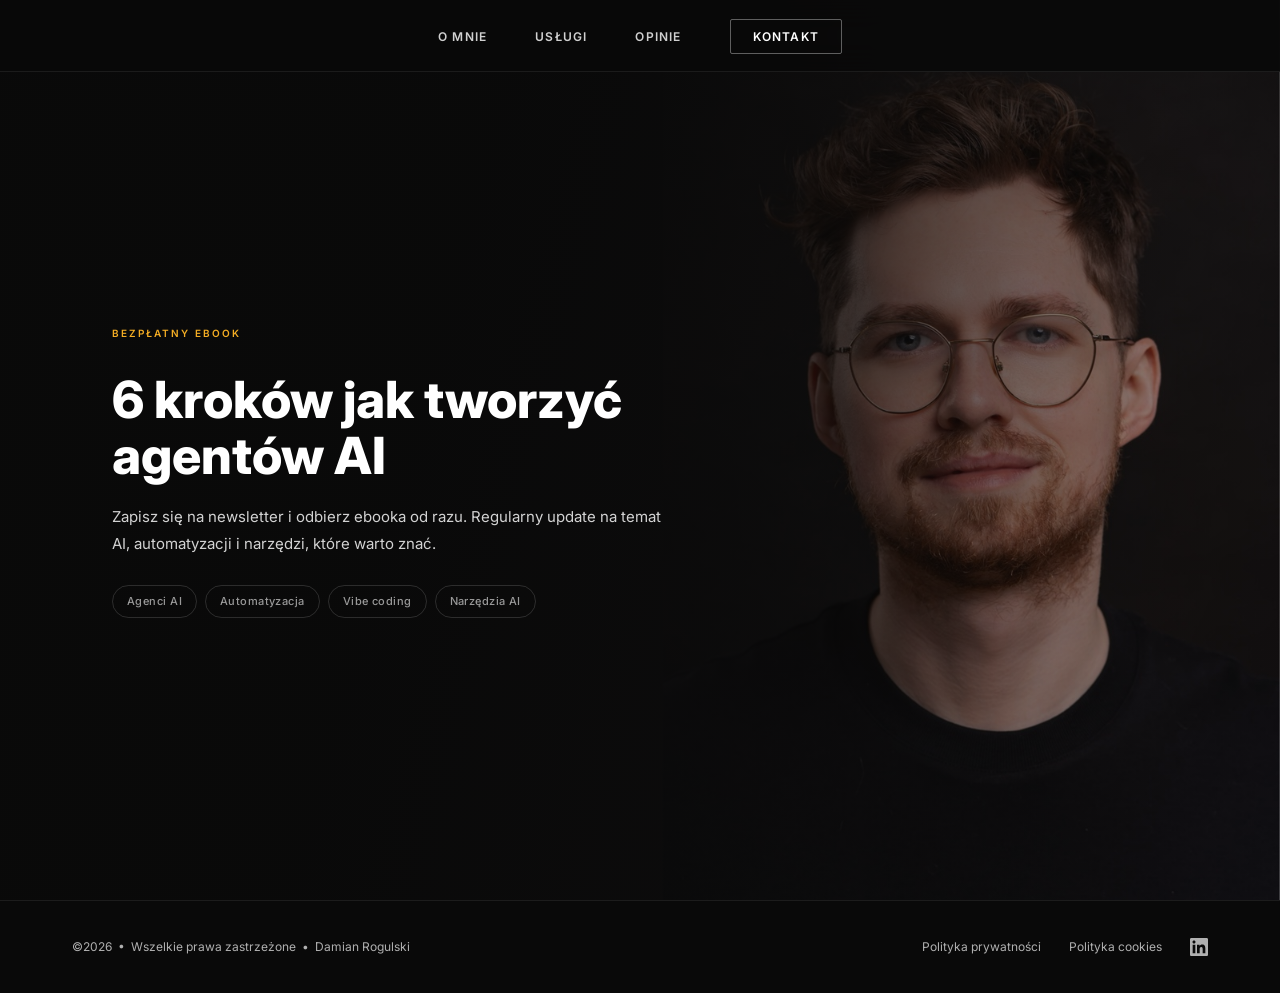
<file: newsletter.html>
<!DOCTYPE html>
<html lang="pl">
<head>
  <meta charset="UTF-8" />
  <meta name="viewport" content="width=device-width, initial-scale=1.0" />
  <title>Darmowy ebook: 6 kroków jak tworzyć agentów AI — Damian Rogulski</title>
  <meta name="description" content="Zapisz się na newsletter i odbierz darmowego ebooka „6 kroków jak tworzyć agentów AI". Praktyczna wiedza o AI co tydzień." />
  <link rel="icon" type="image/png" href="favicon.png" />
  <link rel="preconnect" href="https://fonts.googleapis.com" />
  <link rel="preconnect" href="https://fonts.gstatic.com" crossorigin />
  <link href="https://fonts.googleapis.com/css2?family=Inter:wght@300;400;500;600;700;800&display=swap" rel="stylesheet" />
  <link rel="stylesheet" href="styles.css" />
  <!-- MailerLite Universal -->
  <script>
    (function(w,d,e,u,f,l,n){w[f]=w[f]||function(){(w[f].q=w[f].q||[])
    .push(arguments);},l=d.createElement(e),l.async=1,l.src=u,
    n=d.getElementsByTagName(e)[0],n.parentNode.insertBefore(l,n);})
    (window,document,'script','https://assets.mailerlite.com/js/universal.js','ml');
    ml('account', '2332958');
  </script>
  <!-- End MailerLite Universal -->
</head>
<body>

  <nav class="nav">
    <div class="nav__inner">
      <ul class="nav__menu" id="navMenu">
        <li><a href="/#o-mnie">O mnie</a></li>
        <li><a href="/#uslugi">Usługi</a></li>
        <li><a href="/#opinie">Opinie</a></li>
        <li><a href="/#kontakt" class="nav__cta">Kontakt</a></li>
      </ul>
      <button class="nav__burger" id="navBurger" aria-label="Otwórz menu" aria-expanded="false">
        <span></span><span></span><span></span>
      </button>
    </div>
  </nav>

  <section class="nl-hero">
    <div class="nl-hero__bg">
      <img src="images/hero.jpg" alt="" role="presentation" />
    </div>
    <div class="nl-hero__container">
    <div class="nl-hero__content">
      <span class="section-label">Bezpłatny ebook</span>
      <h1 class="nl-hero__title">6 kroków jak tworzyć<br>agentów AI</h1>
      <p class="nl-hero__sub">
        Zapisz się na newsletter i odbierz ebooka od razu.
        Regularny update na temat AI, automatyzacji i narzędzi,
        które warto znać.
      </p>
      <div class="nl-hero__chips">
        <span class="chip">Agenci AI</span>
        <span class="chip">Automatyzacja</span>
        <span class="chip">Vibe coding</span>
        <span class="chip">Narzędzia AI</span>
      </div>
      <div class="nl-hero__form">
        <div class="ml-embedded" data-form="MH86NK"></div>
      </div>
    </div>
    </div>
  </section>

  <footer class="footer">
    <div class="container">
      <div class="footer__inner">
        <p class="footer__copy">©2026 &nbsp;•&nbsp; Wszelkie prawa zastrzeżone &nbsp;•&nbsp; Damian Rogulski</p>
        <nav class="footer__links">
          <a href="privacy-policy.html">Polityka prywatności</a>
          <a href="cookie-policy.html">Polityka cookies</a>
          <a href="https://www.linkedin.com/in/damianrogulski/" target="_blank" rel="noopener noreferrer" aria-label="LinkedIn" class="footer__social">
            <svg viewBox="0 0 24 24" fill="currentColor" aria-hidden="true">
              <path d="M20.447 20.452h-3.554v-5.569c0-1.328-.027-3.037-1.852-3.037-1.853 0-2.136
              1.445-2.136 2.939v5.667H9.351V9h3.414v1.561h.046c.477-.9 1.637-1.85
              3.37-1.85 3.601 0 4.267 2.37 4.267 5.455v6.286zM5.337
              7.433c-1.144 0-2.063-.926-2.063-2.065 0-1.138.92-2.063 2.063-2.063
              1.14 0 2.064.925 2.064 2.063 0 1.139-.925 2.065-2.064
              2.065zm1.782 13.019H3.555V9h3.564v11.452zM22.225
              0H1.771C.792 0 0 .774 0 1.729v20.542C0 23.227.792 24 1.771
              24h20.451C23.2 24 24 23.227 24 22.271V1.729C24 .774 23.2 0
              22.222 0h.003z"/>
            </svg>
          </a>
        </nav>
      </div>
    </div>
  </footer>

  <script src="script.js"></script>
</body>
</html>
</file>
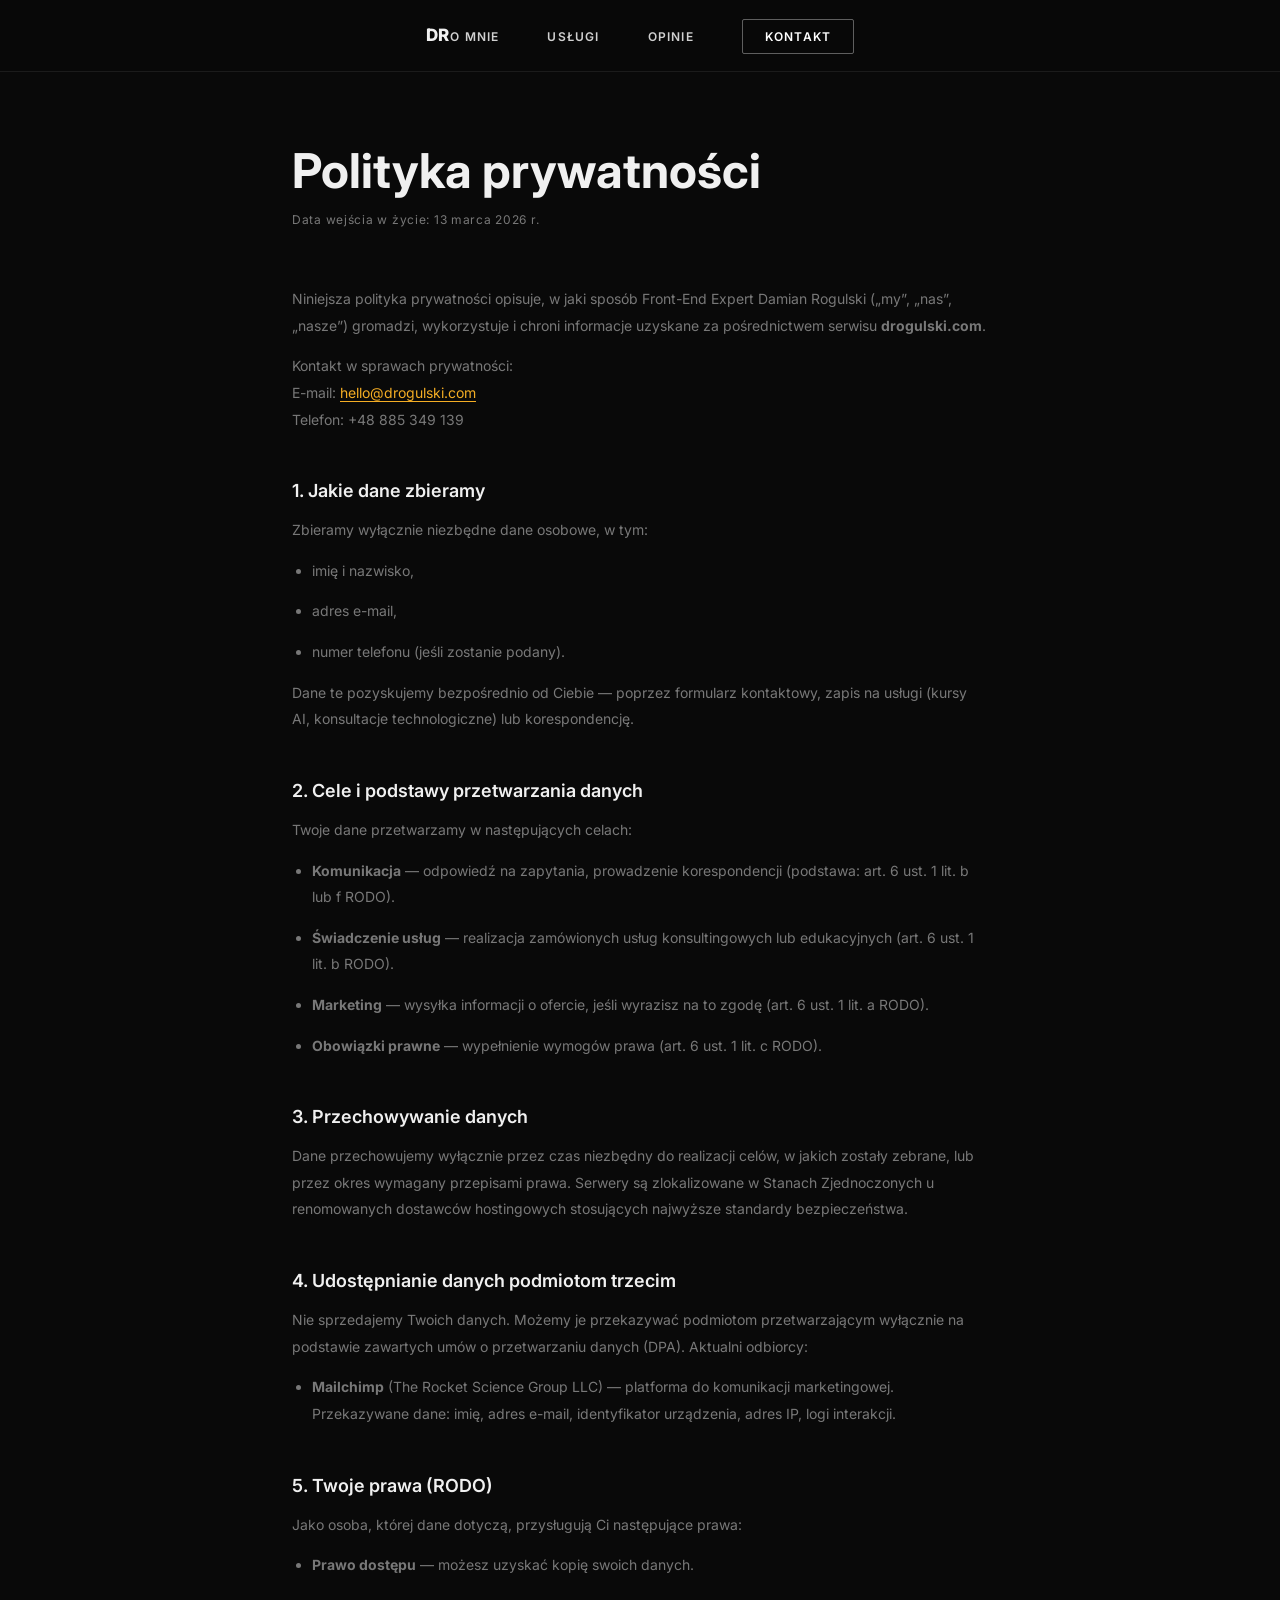
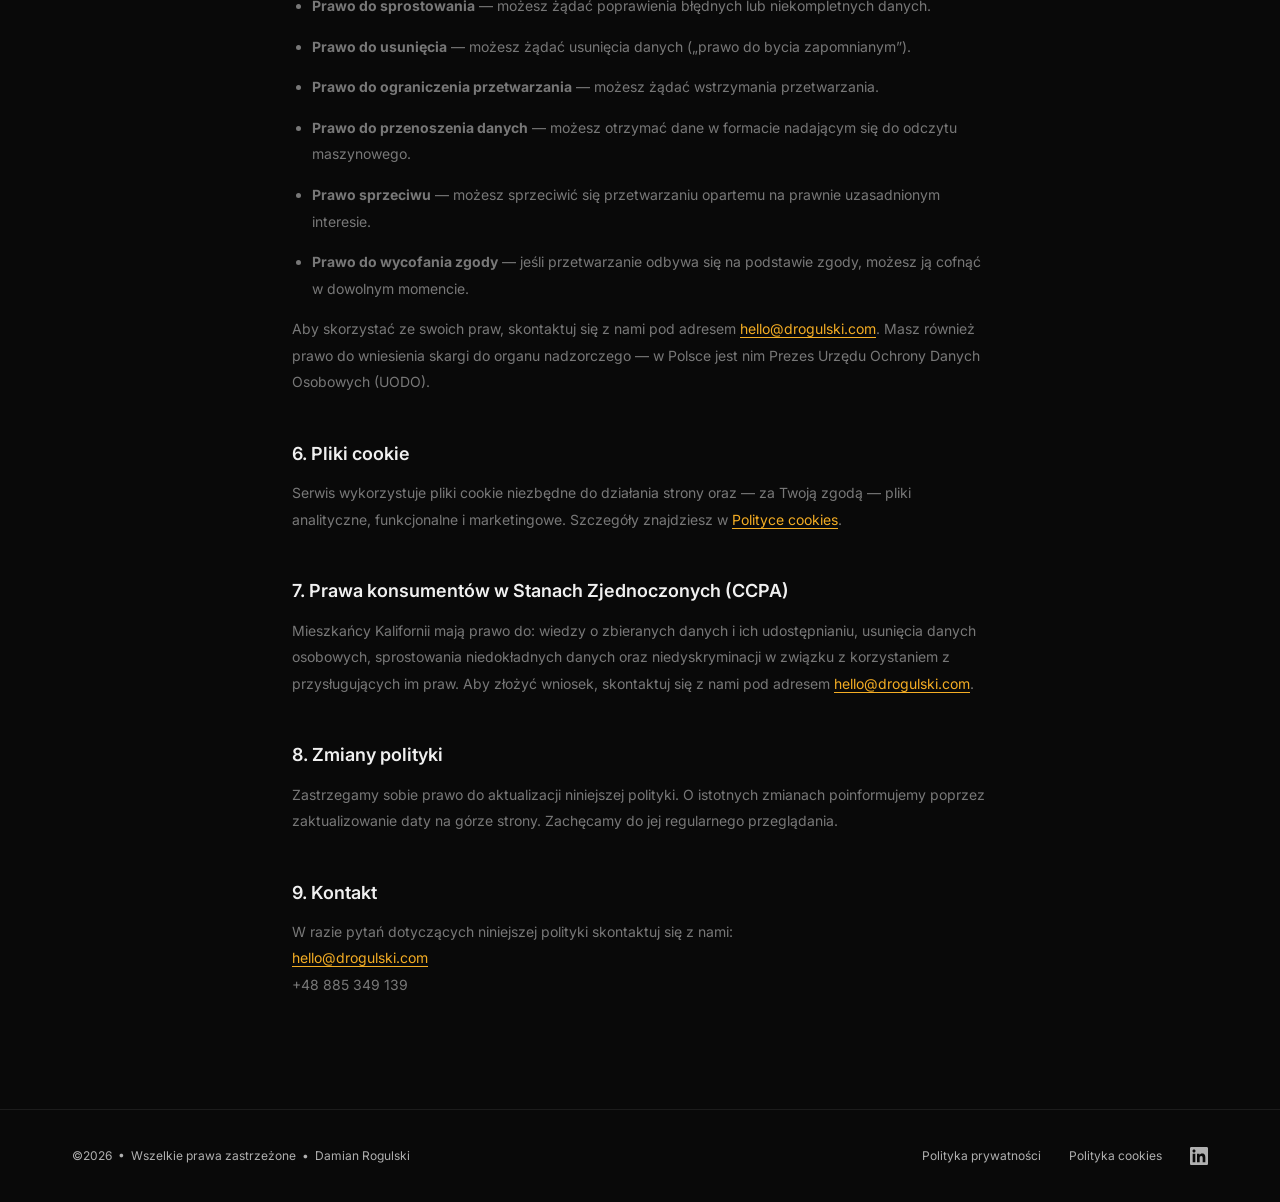
<file: privacy-policy.html>
<!DOCTYPE html>
<html lang="pl">
<head>
  <meta charset="UTF-8" />
  <meta name="viewport" content="width=device-width, initial-scale=1.0" />
  <title>Polityka prywatności — Damian Rogulski</title>
  <link rel="preconnect" href="https://fonts.googleapis.com" />
  <link rel="preconnect" href="https://fonts.gstatic.com" crossorigin />
  <link href="https://fonts.googleapis.com/css2?family=Inter:wght@300;400;500;600;700;800&display=swap" rel="stylesheet" />
  <link rel="stylesheet" href="styles.css" />
  <!-- MailerLite Universal -->
  <script>
    (function(w,d,e,u,f,l,n){w[f]=w[f]||function(){(w[f].q=w[f].q||[])
    .push(arguments);},l=d.createElement(e),l.async=1,l.src=u,
    n=d.getElementsByTagName(e)[0],n.parentNode.insertBefore(l,n);})
    (window,document,'script','https://assets.mailerlite.com/js/universal.js','ml');
    ml('account', '2332958');
  </script>
  <!-- End MailerLite Universal -->
</head>
<body>

  <nav class="nav">
    <div class="nav__inner">
      <a href="/" class="nav__logo">DR</a>
      <ul class="nav__menu" id="navMenu">
        <li><a href="/#o-mnie">O mnie</a></li>
        <li><a href="/#uslugi">Usługi</a></li>
        <li><a href="/#opinie">Opinie</a></li>
        <li><a href="/#kontakt" class="nav__cta">Kontakt</a></li>
      </ul>
      <button class="nav__burger" id="navBurger" aria-label="Otwórz menu" aria-expanded="false">
        <span></span><span></span><span></span>
      </button>
    </div>
  </nav>

  <main class="policy-page">
    <div class="container">

      <h1>Polityka prywatności</h1>
      <span class="policy-date">Data wejścia w życie: 13 marca 2026 r.</span>

      <p>
        Niniejsza polityka prywatności opisuje, w jaki sposób Front-End Expert Damian Rogulski
        (&bdquo;my&rdquo;, &bdquo;nas&rdquo;, &bdquo;nasze&rdquo;) gromadzi, wykorzystuje
        i chroni informacje uzyskane za pośrednictwem serwisu <strong>drogulski.com</strong>.
      </p>
      <p>
        Kontakt w sprawach prywatności:<br />
        E-mail: <a href="mailto:hello@drogulski.com">hello@drogulski.com</a><br />
        Telefon: +48 885 349 139
      </p>

      <h2>1. Jakie dane zbieramy</h2>
      <p>Zbieramy wyłącznie niezbędne dane osobowe, w tym:</p>
      <ul>
        <li>imię i nazwisko,</li>
        <li>adres e-mail,</li>
        <li>numer telefonu (jeśli zostanie podany).</li>
      </ul>
      <p>
        Dane te pozyskujemy bezpośrednio od Ciebie — poprzez formularz kontaktowy,
        zapis na usługi (kursy AI, konsultacje technologiczne) lub korespondencję.
      </p>

      <h2>2. Cele i podstawy przetwarzania danych</h2>
      <p>Twoje dane przetwarzamy w następujących celach:</p>
      <ul>
        <li><strong>Komunikacja</strong> — odpowiedź na zapytania, prowadzenie korespondencji (podstawa: art. 6 ust. 1 lit. b lub f RODO).</li>
        <li><strong>Świadczenie usług</strong> — realizacja zamówionych usług konsultingowych lub edukacyjnych (art. 6 ust. 1 lit. b RODO).</li>
        <li><strong>Marketing</strong> — wysyłka informacji o ofercie, jeśli wyrazisz na to zgodę (art. 6 ust. 1 lit. a RODO).</li>
        <li><strong>Obowiązki prawne</strong> — wypełnienie wymogów prawa (art. 6 ust. 1 lit. c RODO).</li>
      </ul>

      <h2>3. Przechowywanie danych</h2>
      <p>
        Dane przechowujemy wyłącznie przez czas niezbędny do realizacji celów, w jakich zostały zebrane,
        lub przez okres wymagany przepisami prawa. Serwery są zlokalizowane w Stanach Zjednoczonych
        u renomowanych dostawców hostingowych stosujących najwyższe standardy bezpieczeństwa.
      </p>

      <h2>4. Udostępnianie danych podmiotom trzecim</h2>
      <p>
        Nie sprzedajemy Twoich danych. Możemy je przekazywać podmiotom przetwarzającym
        wyłącznie na podstawie zawartych umów o przetwarzaniu danych (DPA). Aktualni odbiorcy:
      </p>
      <ul>
        <li>
          <strong>Mailchimp</strong> (The Rocket Science Group LLC) — platforma do komunikacji marketingowej.
          Przekazywane dane: imię, adres e-mail, identyfikator urządzenia, adres IP, logi interakcji.
        </li>
      </ul>

      <h2>5. Twoje prawa (RODO)</h2>
      <p>Jako osoba, której dane dotyczą, przysługują Ci następujące prawa:</p>
      <ul>
        <li><strong>Prawo dostępu</strong> — możesz uzyskać kopię swoich danych.</li>
        <li><strong>Prawo do sprostowania</strong> — możesz żądać poprawienia błędnych lub niekompletnych danych.</li>
        <li><strong>Prawo do usunięcia</strong> — możesz żądać usunięcia danych (&bdquo;prawo do bycia zapomnianym&rdquo;).</li>
        <li><strong>Prawo do ograniczenia przetwarzania</strong> — możesz żądać wstrzymania przetwarzania.</li>
        <li><strong>Prawo do przenoszenia danych</strong> — możesz otrzymać dane w formacie nadającym się do odczytu maszynowego.</li>
        <li><strong>Prawo sprzeciwu</strong> — możesz sprzeciwić się przetwarzaniu opartemu na prawnie uzasadnionym interesie.</li>
        <li><strong>Prawo do wycofania zgody</strong> — jeśli przetwarzanie odbywa się na podstawie zgody, możesz ją cofnąć w dowolnym momencie.</li>
      </ul>
      <p>
        Aby skorzystać ze swoich praw, skontaktuj się z nami pod adresem
        <a href="mailto:hello@drogulski.com">hello@drogulski.com</a>.
        Masz również prawo do wniesienia skargi do organu nadzorczego —
        w Polsce jest nim Prezes Urzędu Ochrony Danych Osobowych (UODO).
      </p>

      <h2>6. Pliki cookie</h2>
      <p>
        Serwis wykorzystuje pliki cookie niezbędne do działania strony oraz — za Twoją zgodą —
        pliki analityczne, funkcjonalne i marketingowe. Szczegóły znajdziesz w
        <a href="cookie-policy.html">Polityce cookies</a>.
      </p>

      <h2>7. Prawa konsumentów w Stanach Zjednoczonych (CCPA)</h2>
      <p>
        Mieszkańcy Kalifornii mają prawo do: wiedzy o zbieranych danych i ich udostępnianiu,
        usunięcia danych osobowych, sprostowania niedokładnych danych oraz
        niedyskryminacji w związku z korzystaniem z przysługujących im praw.
        Aby złożyć wniosek, skontaktuj się z nami pod adresem
        <a href="mailto:hello@drogulski.com">hello@drogulski.com</a>.
      </p>

      <h2>8. Zmiany polityki</h2>
      <p>
        Zastrzegamy sobie prawo do aktualizacji niniejszej polityki. O istotnych zmianach
        poinformujemy poprzez zaktualizowanie daty na górze strony.
        Zachęcamy do jej regularnego przeglądania.
      </p>

      <h2>9. Kontakt</h2>
      <p>
        W razie pytań dotyczących niniejszej polityki skontaktuj się z nami:<br />
        <a href="mailto:hello@drogulski.com">hello@drogulski.com</a><br />
        +48 885 349 139
      </p>

    </div>
  </main>

  <footer class="footer">
    <div class="container">
      <div class="footer__inner">
        <p class="footer__copy">©2026 &nbsp;•&nbsp; Wszelkie prawa zastrzeżone &nbsp;•&nbsp; Damian Rogulski</p>
        <nav class="footer__links">
          <a href="privacy-policy.html">Polityka prywatności</a>
          <a href="cookie-policy.html">Polityka cookies</a>
          <a href="https://www.linkedin.com/in/damianrogulski/" target="_blank" rel="noopener noreferrer" aria-label="LinkedIn" class="footer__social">
            <svg viewBox="0 0 24 24" fill="currentColor" aria-hidden="true">
              <path d="M20.447 20.452h-3.554v-5.569c0-1.328-.027-3.037-1.852-3.037-1.853 0-2.136
              1.445-2.136 2.939v5.667H9.351V9h3.414v1.561h.046c.477-.9 1.637-1.85
              3.37-1.85 3.601 0 4.267 2.37 4.267 5.455v6.286zM5.337
              7.433c-1.144 0-2.063-.926-2.063-2.065 0-1.138.92-2.063 2.063-2.063
              1.14 0 2.064.925 2.064 2.063 0 1.139-.925 2.065-2.064
              2.065zm1.782 13.019H3.555V9h3.564v11.452zM22.225
              0H1.771C.792 0 0 .774 0 1.729v20.542C0 23.227.792 24 1.771
              24h20.451C23.2 24 24 23.227 24 22.271V1.729C24 .774 23.2 0
              22.222 0h.003z"/>
            </svg>
          </a>
        </nav>
      </div>
    </div>
  </footer>

  <script src="script.js"></script>
</body>
</html>
</file>
<file: styles.css>
/* =========================================
   RESET & BASE
   ========================================= */
*, *::before, *::after {
  box-sizing: border-box;
  margin: 0;
  padding: 0;
}

:root {
  --bg:           #090909;
  --bg-alt:       #111111;
  --text:         #f0f0f0;
  --text-muted:   #787878;
  --border:       rgba(255, 255, 255, 0.08);
  --border-hover: rgba(255, 255, 255, 0.22);
  --gold:         #f4ad24;
  --gold-hover:   #d9941a;
  --font:         'Inter', -apple-system, BlinkMacSystemFont, 'Segoe UI', sans-serif;
  --max-w:        1200px;
  --nav-h:        72px;
  --pad-x:        72px;
  --pad-y:        96px;
}

html {
  scroll-behavior: smooth;
  -webkit-font-smoothing: antialiased;
}

body {
  font-family: var(--font);
  background-color: var(--bg);
  color: var(--text);
  line-height: 1.7;
  font-size: 16px;
  overflow-x: hidden;
}

h1, h2, h3 { line-height: 1.12; font-weight: 700; }
a { color: inherit; text-decoration: none; }
img { max-width: 100%; display: block; }

/* =========================================
   UTILITIES
   ========================================= */
.container {
  max-width: var(--max-w);
  margin: 0 auto;
  padding: 0 32px;
}

.section-label {
  display: inline-block;
  font-size: 10px;
  font-weight: 600;
  letter-spacing: 0.18em;
  text-transform: uppercase;
  color: var(--text-muted);
  margin-bottom: 16px;
}

/* =========================================
   BUTTONS
   ========================================= */
.btn {
  display: inline-flex;
  align-items: center;
  justify-content: center;
  gap: 8px;
  padding: 14px 36px;
  font-family: var(--font);
  font-size: 12px;
  font-weight: 700;
  letter-spacing: 0.12em;
  text-transform: uppercase;
  cursor: pointer;
  border: none;
  border-radius: 2px;
  transition: background 0.18s ease, border-color 0.18s ease, color 0.18s ease;
  text-decoration: none;
  min-height: 48px;
}

.btn--primary {
  background: var(--gold);
  color: #fff;
}
.btn--primary:hover { background: var(--gold-hover); }

.btn--ghost {
  background: transparent;
  color: var(--text);
  border: 1px solid var(--border-hover);
}
.btn--ghost:hover {
  border-color: #fff;
  background: rgba(255,255,255,0.04);
}

/* =========================================
   NAVIGATION
   ========================================= */
.nav {
  position: fixed;
  top: 0; left: 0; right: 0;
  z-index: 100;
  height: var(--nav-h);
  background: rgba(9, 9, 9, 0.92);
  backdrop-filter: blur(16px);
  -webkit-backdrop-filter: blur(16px);
  border-bottom: 1px solid var(--border);
}

.nav__inner {
  max-width: var(--max-w);
  margin: 0 auto;
  padding: 0 32px;
  height: 100%;
  display: flex;
  align-items: center;
  justify-content: center;
  position: relative;
}

.nav__logo {
  font-size: 17px;
  font-weight: 800;
  letter-spacing: 0.04em;
}

.nav__menu {
  display: flex;
  list-style: none;
  gap: 48px;
  align-items: center;
}
.nav__menu a {
  font-size: 12px;
  font-weight: 600;
  letter-spacing: 0.10em;
  color: #d0d0d0;
  transition: color 0.18s;
  text-transform: uppercase;
}
.nav__menu a:hover { color: #fff; }
.nav__menu .nav__cta {
  color: #fff;
  border: 1px solid rgba(255,255,255,0.35);
  padding: 9px 22px;
  border-radius: 2px;
}
.nav__menu .nav__cta:hover {
  background: rgba(255,255,255,0.08);
  border-color: rgba(255,255,255,0.6);
}

.nav__burger {
  display: none;
  flex-direction: column;
  gap: 5px;
  background: none;
  border: none;
  cursor: pointer;
  padding: 6px;
}
.nav__burger span {
  display: block;
  width: 22px;
  height: 1.5px;
  background: var(--text);
  transition: all 0.28s ease;
  transform-origin: center;
}
.nav__burger.open span:nth-child(1) { transform: translateY(6.5px) rotate(45deg); }
.nav__burger.open span:nth-child(2) { opacity: 0; transform: scaleX(0); }
.nav__burger.open span:nth-child(3) { transform: translateY(-6.5px) rotate(-45deg); }

/* =========================================
   SHARED PHOTO PANEL
   ========================================= */
.photo-panel {
  position: relative;
  overflow: hidden;
}
.photo-panel img {
  position: absolute;
  inset: 0;
  width: 100%;
  height: 100%;
  object-fit: cover;
  object-position: top center;
}

/* =========================================
   HERO
   ========================================= */
.hero {
  position: relative;
  min-height: 100vh;
  overflow: hidden;
  padding-top: var(--nav-h);
  display: flex;
  align-items: center;
}

/* Background image */
.hero__bg {
  position: absolute;
  inset: 0;
  z-index: 0;
}
.hero__bg img {
  width: 100%;
  height: 100%;
  object-fit: cover;
  object-position: center 25%;
}
.hero__bg::after {
  content: '';
  position: absolute;
  inset: 0;
  background: linear-gradient(
    105deg,
    rgba(9,9,9,0.90) 30%,
    rgba(9,9,9,0.55) 60%,
    rgba(9,9,9,0.20) 100%
  );
}

/* Content */
.hero__content {
  position: relative;
  z-index: 1;
  max-width: 620px;
  padding: var(--pad-y) var(--pad-x);
  display: flex;
  flex-direction: column;
  justify-content: center;
}

.hero__eyebrow {
  font-size: 10px;
  font-weight: 600;
  letter-spacing: 0.22em;
  text-transform: uppercase;
  color: rgba(255,255,255,0.55);
  margin-bottom: 24px;
}

.hero__title {
  font-size: clamp(36px, 5vw, 88px);
  font-weight: 800;
  letter-spacing: -0.025em;
  line-height: 1.0;
  margin-bottom: 48px;
  color: #fff;
}

/* =========================================
   ABOUT  (light section)
   ========================================= */
.about {
  display: grid;
  grid-template-columns: 1fr 1fr;
  min-height: 85vh;
  background: #f5f4f2;
  border-top: 1px solid rgba(0,0,0,0.07);
}

.about__content {
  padding: var(--pad-y) var(--pad-x);
  display: flex;
  flex-direction: column;
  justify-content: center;
}

.about .section-label { color: #999; }

.about__heading {
  font-size: clamp(28px, 3vw, 44px);
  font-weight: 700;
  margin-bottom: 32px;
  line-height: 1.15;
  color: #0a0a0a;
}

.about__lead {
  font-size: 18px;
  line-height: 1.75;
  color: #1a1a1a;
  margin-bottom: 20px;
}

.about__content p {
  font-size: 15px;
  line-height: 1.85;
  color: #555;
  margin-bottom: 18px;
}
.about__content p.about__lead { color: #1a1a1a; }
.about__content strong { color: #1a1a1a; }

.about__chips {
  display: flex;
  flex-wrap: wrap;
  gap: 8px;
  margin: 8px 0 28px;
}
.chip {
  font-size: 11px;
  font-weight: 500;
  letter-spacing: 0.04em;
  padding: 6px 14px;
  border: 1px solid rgba(0,0,0,0.14);
  color: #666;
  border-radius: 100px;
  white-space: nowrap;
}

.about__quote {
  font-size: 18px !important;
  font-style: italic;
  color: #1a1a1a !important;
  border-left: 2px solid var(--gold);
  padding-left: 20px;
  margin-bottom: 36px !important;
  line-height: 1.6 !important;
}

.about__photo {
  position: relative;
  overflow: hidden;
  min-height: 500px;
}
.about__photo img {
  position: absolute;
  inset: 0;
  width: 100%;
  height: 100%;
  object-fit: cover;
  object-position: top center;
}

/* =========================================
   SERVICES
   ========================================= */
.services {
  display: grid;
  grid-template-columns: 1fr 1fr;
  min-height: 85vh;
  background: var(--bg-alt);
  border-top: 1px solid var(--border);
}

.services__photo {
  position: relative;
  overflow: hidden;
  min-height: 500px;
}
.services__photo img {
  position: absolute;
  inset: 0;
  width: 100%;
  height: 100%;
  object-fit: cover;
  object-position: top center;
}

.services__content {
  padding: var(--pad-y) var(--pad-x);
  display: flex;
  flex-direction: column;
  justify-content: center;
}

.services__title {
  font-size: clamp(28px, 3vw, 44px);
  font-weight: 700;
  margin-bottom: 48px;
  line-height: 1.15;
}

.service-item {
  padding-bottom: 32px;
  margin-bottom: 32px;
  border-bottom: 1px solid var(--border);
}
.service-item:last-of-type {
  margin-bottom: 40px;
}

.service-item h3 {
  font-size: 17px;
  font-weight: 700;
  margin-bottom: 10px;
  color: var(--text);
  position: relative;
  padding-bottom: 14px;
}
.service-item h3::after {
  content: '';
  position: absolute;
  bottom: 0;
  left: 0;
  width: 40px;
  height: 2px;
  background: var(--gold);
}

.service-item p {
  font-size: 14px;
  line-height: 1.85;
  color: #c8c8c8;
}

/* =========================================
   TESTIMONIALS  (light section)
   ========================================= */
.testimonials {
  padding: 112px 0;
  background: #f5f4f2;
  border-top: 1px solid rgba(0,0,0,0.07);
}

.testimonials__header { margin-bottom: 56px; }

.testimonials .section-label { color: #999; }

.testimonials__title {
  font-size: clamp(28px, 4vw, 48px);
  margin-top: 10px;
  color: #0a0a0a;
}

.testimonials__grid {
  display: grid;
  grid-template-columns: repeat(3, 1fr);
  gap: 24px;
}

.testimonial {
  padding: 36px 32px;
  background: #fff;
  border: 1px solid rgba(0,0,0,0.08);
  border-radius: 2px;
  display: flex;
  flex-direction: column;
  transition: border-color 0.22s, box-shadow 0.22s;
}
.testimonial:hover {
  border-color: rgba(0,0,0,0.18);
  box-shadow: 0 4px 24px rgba(0,0,0,0.07);
}

.testimonial__quote {
  font-size: 14px;
  line-height: 1.85;
  color: #555;
  font-style: italic;
  flex: 1;
  margin-bottom: 28px;
  position: relative;
}
.testimonial__quote::before {
  content: '\201C';
  font-size: 48px;
  line-height: 1;
  color: rgba(0,0,0,0.06);
  font-style: normal;
  position: absolute;
  top: -8px;
  left: -4px;
}

.testimonial__footer {
  border-top: 1px solid rgba(0,0,0,0.08);
  padding-top: 18px;
  display: flex;
  align-items: center;
  gap: 12px;
}

.testimonial__avatar {
  width: 40px;
  height: 40px;
  border-radius: 50%;
  object-fit: cover;
  flex-shrink: 0;
  filter: grayscale(20%);
}

.testimonial__name {
  font-size: 12px;
  font-weight: 600;
  letter-spacing: 0.06em;
  color: #0a0a0a;
}

/* =========================================
   CONTACT  (light section)
   ========================================= */
.contact {
  display: grid;
  grid-template-columns: 1fr 1fr;
  min-height: 85vh;
  background: #f5f4f2;
  border-top: 1px solid rgba(0,0,0,0.07);
}

.contact__content {
  padding: var(--pad-y) var(--pad-x);
  display: flex;
  flex-direction: column;
  justify-content: center;
}

.contact .section-label { color: #999; }

.contact__title {
  font-size: clamp(28px, 3vw, 44px);
  font-weight: 700;
  margin-bottom: 10px;
  color: #0a0a0a;
}

.contact__sub {
  color: #666;
  font-size: 15px;
  margin-bottom: 40px;
}

.contact__photo {
  position: relative;
  overflow: hidden;
  min-height: 500px;
}
.contact__photo img {
  position: absolute;
  inset: 0;
  width: 100%;
  height: 100%;
  object-fit: cover;
  object-position: top center;
}

/* Form */
.form-row {
  display: grid;
  grid-template-columns: 1fr 1fr;
  gap: 16px;
}

.form-group { margin-bottom: 18px; }

.form-group label {
  display: block;
  font-size: 10px;
  font-weight: 600;
  letter-spacing: 0.14em;
  text-transform: uppercase;
  color: #888;
  margin-bottom: 8px;
}

.form-group input,
.form-group textarea {
  width: 100%;
  padding: 13px 16px;
  background: #fff;
  border: 1px solid rgba(0,0,0,0.15);
  border-radius: 2px;
  color: #1a1a1a;
  font-family: var(--font);
  font-size: 16px;
  outline: none;
  resize: vertical;
  transition: border-color 0.18s, box-shadow 0.18s;
}
.form-group input:focus,
.form-group textarea:focus {
  border-color: var(--gold);
  box-shadow: 0 0 0 3px rgba(244,173,36,0.12);
}
.form-group input::placeholder,
.form-group textarea::placeholder {
  color: rgba(0,0,0,0.28);
}

.form-check {
  display: flex;
  align-items: flex-start;
  gap: 12px;
  margin-bottom: 28px;
}
.form-check input[type="checkbox"] {
  width: 17px;
  height: 17px;
  flex-shrink: 0;
  margin-top: 2px;
  accent-color: var(--gold);
  cursor: pointer;
}
.form-check label {
  font-size: 12px;
  color: #666;
  cursor: pointer;
  line-height: 1.6;
}
.form-check a {
  color: var(--gold);
  text-decoration: underline;
  text-underline-offset: 3px;
}

/* Validation states */
.form-error {
  display: block;
  font-size: 11px;
  color: #c0392b;
  margin-top: 6px;
  letter-spacing: 0.02em;
}
.form-group--error input,
.form-group--error textarea {
  border-color: #c0392b;
}
.form-group--error input:focus,
.form-group--error textarea:focus {
  box-shadow: 0 0 0 3px rgba(192,57,43,0.12);
  border-color: #c0392b;
}
.form-check--error label { color: #c0392b; }

/* Success message (light section context) */
.form-success {
  text-align: center;
  padding: 48px 0;
  color: #555;
  font-size: 15px;
}
.form-success strong {
  display: block;
  font-size: 22px;
  color: #1a1a1a;
  margin-bottom: 12px;
}

/* =========================================
   FOOTER
   ========================================= */
.footer {
  padding: 36px 0;
  border-top: 1px solid var(--border);
}

.footer__inner {
  display: flex;
  align-items: center;
  justify-content: space-between;
  gap: 24px;
  flex-wrap: wrap;
}

.footer__copy { font-size: 12px; color: #b0b0b0; }

.footer__links {
  display: flex;
  align-items: center;
  gap: 28px;
}
.footer__links a {
  font-size: 12px;
  color: #b0b0b0;
  transition: color 0.18s;
}
.footer__links a:hover { color: var(--text); }
.footer__social svg { width: 18px; height: 18px; display: block; }

/* =========================================
   COOKIE BANNER
   ========================================= */
.cookie-banner {
  position: fixed;
  bottom: 0; left: 0; right: 0;
  z-index: 300;
  background: #181818;
  border-top: 1px solid rgba(255,255,255,0.12);
  padding: 20px 32px;
  transform: translateY(100%);
  transition: transform 0.38s cubic-bezier(0.22, 1, 0.36, 1);
}
.cookie-banner.show { transform: translateY(0); }

.cookie-banner__inner {
  max-width: var(--max-w);
  margin: 0 auto;
  display: flex;
  align-items: center;
  justify-content: space-between;
  gap: 32px;
  flex-wrap: wrap;
}

.cookie-banner__text {
  font-size: 13px;
  color: var(--text-muted);
  max-width: 680px;
  line-height: 1.6;
}
.cookie-banner__text a {
  color: var(--text);
  text-decoration: underline;
  text-underline-offset: 3px;
}

.cookie-banner__actions { display: flex; gap: 10px; flex-shrink: 0; }
.cookie-banner__actions .btn { padding: 10px 22px; font-size: 11px; min-height: 40px; }

/* =========================================
   POLICY PAGES
   ========================================= */
.policy-page {
  padding: calc(var(--nav-h) + 72px) 0 96px;
}
.policy-page .container { max-width: 760px; }
.policy-page h1 { font-size: clamp(28px, 4vw, 48px); margin-bottom: 12px; }
.policy-page .policy-date {
  font-size: 12px;
  color: var(--text-muted);
  letter-spacing: 0.06em;
  margin-bottom: 56px;
  display: block;
}
.policy-page h2 {
  font-size: 18px;
  font-weight: 600;
  margin-top: 48px;
  margin-bottom: 16px;
}
.policy-page p,
.policy-page li {
  font-size: 14px;
  line-height: 1.9;
  color: var(--text-muted);
  margin-bottom: 14px;
}
.policy-page ul, .policy-page ol { padding-left: 20px; margin-bottom: 14px; }
.policy-page a { color: var(--gold); text-decoration: underline; text-underline-offset: 3px; }
.policy-page table {
  width: 100%;
  border-collapse: collapse;
  margin: 24px 0;
  font-size: 13px;
}
.policy-page th {
  text-align: left;
  font-size: 10px;
  letter-spacing: 0.12em;
  text-transform: uppercase;
  color: var(--text-muted);
  border-bottom: 1px solid var(--border);
  padding: 10px 12px;
}
.policy-page td {
  color: var(--text-muted);
  border-bottom: 1px solid var(--border);
  padding: 12px;
  vertical-align: top;
}

/* =========================================
   TRUSTED BY
   ========================================= */
.trusted {
  padding: 56px 0;
  background: #f5f4f2;
  border-top: 1px solid rgba(0,0,0,0.07);
}

.trusted__title {
  text-align: center;
  font-size: clamp(20px, 2.2vw, 28px);
  font-weight: 700;
  color: #0a0a0a;
  margin-bottom: 64px;
  line-height: 1.1;
}

.trusted__logos {
  display: flex;
  align-items: center;
  justify-content: center;
  flex-wrap: wrap;
  gap: 48px;
}

.trusted__logos img {
  height: 44px;
  width: auto;
  max-width: 160px;
  object-fit: contain;
  filter: grayscale(100%) opacity(0.5);
  transition: filter 0.22s;
}
.trusted__logos img:hover {
  filter: grayscale(0%) opacity(1);
}

/* =========================================
   CASE STUDIES
   ========================================= */
.case-studies {
  padding: 112px 0;
  background: var(--bg);
  border-top: 1px solid var(--border);
}

.case-studies__header {
  margin-bottom: 64px;
}

.case-studies__title {
  font-size: clamp(28px, 4vw, 48px);
  font-weight: 800;
  color: #fff;
  margin-top: 12px;
  line-height: 1.1;
}

.case-studies__grid {
  display: grid;
  grid-template-columns: repeat(3, 1fr);
  gap: 24px;
}

.case-study {
  background: #f5f4f2;
  padding: 48px 40px;
  display: flex;
  flex-direction: column;
  border-radius: 2px;
  transition: box-shadow 0.22s;
}
.case-study:hover {
  box-shadow: 0 8px 32px rgba(0,0,0,0.18);
}

.case-study__name {
  font-size: 20px;
  font-weight: 700;
  color: #0a0a0a;
  margin-bottom: 10px;
  line-height: 1.3;
}

.case-study__metric {
  font-size: 14px;
  font-weight: 600;
  color: var(--gold);
  margin-bottom: 20px;
  letter-spacing: 0.01em;
}

.case-study__desc {
  font-size: 14px;
  line-height: 1.85;
  color: #555;
  flex: 1;
  margin-bottom: 28px;
}

.case-study__result {
  display: flex;
  flex-wrap: wrap;
  gap: 8px;
  margin-top: auto;
}

.case-study__tag {
  font-size: 11px;
  font-weight: 500;
  letter-spacing: 0.04em;
  padding: 5px 12px;
  border: 1px solid rgba(0,0,0,0.14);
  color: #555;
  border-radius: 100px;
}

/* =========================================
   NEWSLETTER CTA  (dark, centered band)
   ========================================= */
.newsletter-cta {
  padding: 112px 0;
  background: var(--bg-alt);
  border-top: 1px solid var(--border);
  text-align: center;
}

.newsletter-cta__inner {
  max-width: 640px;
  margin: 0 auto;
}

.newsletter-cta .section-label { color: var(--gold); letter-spacing: 0.2em; }

.newsletter-cta__title {
  font-size: clamp(28px, 4vw, 48px);
  font-weight: 800;
  color: #fff;
  margin-top: 14px;
  margin-bottom: 20px;
  line-height: 1.1;
}

.newsletter-cta__sub {
  font-size: 16px;
  line-height: 1.8;
  color: rgba(255,255,255,0.65);
  margin-bottom: 40px;
}

/* =========================================
   CONSULTATION  (light, split layout)
   ========================================= */
.consultation {
  display: grid;
  grid-template-columns: 1fr 1fr;
  min-height: 85vh;
  background: #f5f4f2;
  border-top: 1px solid rgba(0,0,0,0.07);
}

.consultation__content {
  padding: var(--pad-y) var(--pad-x);
  display: flex;
  flex-direction: column;
  justify-content: center;
}

.consultation .section-label { color: #999; }

.consultation__title {
  font-size: clamp(28px, 3vw, 44px);
  font-weight: 700;
  margin-bottom: 24px;
  line-height: 1.15;
  color: #0a0a0a;
  margin-top: 14px;
}

.consultation__lead {
  font-size: 18px;
  line-height: 1.75;
  color: #1a1a1a;
  margin-bottom: 20px;
}

.consultation__content p:not(.consultation__lead) {
  font-size: 15px;
  line-height: 1.85;
  color: #555;
  margin-bottom: 36px;
}

/* 4 steps */
.consult-steps {
  list-style: none;
  margin: 4px 0 36px;
  display: flex;
  flex-direction: column;
  gap: 20px;
}
.consult-steps li {
  display: flex;
  gap: 18px;
  align-items: flex-start;
}
.consult-steps__num {
  font-size: 11px;
  font-weight: 700;
  color: var(--gold);
  letter-spacing: 0.08em;
  padding-top: 3px;
  flex-shrink: 0;
  width: 24px;
}
.consult-steps strong {
  display: block;
  font-size: 14px;
  font-weight: 700;
  color: #0a0a0a;
  margin-bottom: 4px;
}
.consult-steps p {
  font-size: 13px;
  line-height: 1.7;
  color: #666;
  margin-bottom: 0 !important;
}

.consultation__photo {
  display: flex;
  align-items: center;
  justify-content: center;
  padding: var(--pad-y) var(--pad-x) var(--pad-y) 0;
}
.consultation__photo img {
  width: 100%;
  max-height: 52vh;
  object-fit: cover;
  object-position: top center;
  border-radius: 2px;
}

/* =========================================
   NEWSLETTER HERO
   ========================================= */
.nl-hero {
  position: relative;
  min-height: 100vh;
  overflow: hidden;
  padding-top: var(--nav-h);
  display: flex;
  align-items: center;
}

.nl-hero__bg {
  position: absolute;
  inset: 0;
  z-index: 0;
}
.nl-hero__bg img {
  width: 100%;
  height: 100%;
  object-fit: cover;
  object-position: center 25%;
}
.nl-hero__bg::after {
  content: '';
  position: absolute;
  inset: 0;
  background: linear-gradient(
    105deg,
    rgba(9,9,9,0.97) 35%,
    rgba(9,9,9,0.70) 62%,
    rgba(9,9,9,0.25) 100%
  );
}

.nl-hero__container {
  position: relative;
  z-index: 1;
  width: 100%;
  max-width: var(--max-w);
  margin: 0 auto;
  padding: 0 var(--pad-x);
}

.nl-hero__content {
  max-width: 560px;
  padding: var(--pad-y) 0;
}

.nl-hero .section-label { color: var(--gold); letter-spacing: 0.2em; }

.nl-hero__title {
  font-size: clamp(30px, 4vw, 56px);
  font-weight: 800;
  color: #fff;
  line-height: 1.08;
  margin-top: 14px;
  margin-bottom: 20px;
}

.nl-hero__sub {
  font-size: 15px;
  line-height: 1.8;
  color: rgba(255,255,255,0.82);
  margin-bottom: 28px;
}

.nl-hero__chips {
  display: flex;
  flex-wrap: wrap;
  gap: 8px;
  margin-bottom: 36px;
}
.nl-hero__chips .chip {
  border-color: rgba(255,255,255,0.14);
  color: #999;
}

.nl-hero__form { max-width: 480px; }

/* =========================================
   RESPONSIVE — TABLET
   ========================================= */
@media (max-width: 1024px) {
  :root { --pad-x: 48px; --pad-y: 80px; }

  .hero__title { font-size: clamp(32px, 5vw, 64px); }
  .testimonials__grid { grid-template-columns: 1fr 1fr; }
}

/* =========================================
   RESPONSIVE — MOBILE
   ========================================= */
@media (max-width: 768px) {
  :root { --nav-h: 60px; --pad-x: 24px; --pad-y: 60px; }

  /* Nav */
  .nav__inner { justify-content: flex-end; }
  .nav__menu {
    display: none;
    position: absolute;
    top: var(--nav-h);
    left: 0; right: 0;
    background: rgba(9,9,9,0.98);
    backdrop-filter: blur(16px);
    flex-direction: column;
    padding: 20px 18px 28px;
    gap: 0;
    border-bottom: 1px solid var(--border);
  }
  .nav__menu.open { display: flex; }
  .nav__menu li { border-bottom: 1px solid var(--border); }
  .nav__menu li:last-child { border-bottom: none; margin-top: 12px; }
  .nav__menu a { display: block; padding: 14px 0; font-size: 14px; color: var(--text); }
  .nav__menu .nav__cta { text-align: center; padding: 14px 0; border: none; }
  .nav__burger { display: flex; }

  /* Split sections — stack vertically */
  .hero,
  .about,
  .services,
  .contact {
    grid-template-columns: 1fr;
  }

  /* Hero */
  .hero { min-height: 100svh; }
  .hero__bg::after {
    background: linear-gradient(
      180deg,
      rgba(9,9,9,0.75) 0%,
      rgba(9,9,9,0.60) 100%
    );
  }
  .hero__content { padding: 64px var(--pad-x) 56px; max-width: 100%; }
  .hero__title { font-size: clamp(32px, 10vw, 52px); margin-bottom: 32px; }

  /* About */
  .about__content { padding: var(--pad-y) var(--pad-x); }
  .about__photo { height: 65vw; min-height: 300px; order: -1; }
  .about__photo img { position: relative; inset: auto; width: 100%; height: 100%; }

  /* Services */
  .services { grid-template-columns: 1fr; }
  .services__content { padding: var(--pad-y) var(--pad-x); }
  .services__photo { height: 65vw; min-height: 300px; }
  .services__photo img { position: relative; inset: auto; width: 100%; height: 100%; }

  /* Trusted by */
  .trusted__logos { gap: 28px; }
  .trusted__logos img { height: 26px; max-width: 90px; }

  /* Case studies */
  .case-studies { padding: 72px 0; }
  .case-studies__grid { grid-template-columns: 1fr; gap: 1px; }
  .case-study { padding: 36px 28px; }
  .case-study__metric { font-size: 32px; }

  /* Newsletter CTA */
  .newsletter-cta { padding: 72px 0; }

  /* Consultation */
  .consultation { grid-template-columns: 1fr; }
  .consultation__content { padding: var(--pad-y) var(--pad-x); }
  .consultation__photo { padding: 0 var(--pad-x) var(--pad-y); justify-content: flex-start; }
  .consultation__photo img { max-height: 60vw; }

  /* Testimonials */
  .testimonials { padding: 72px 0; }
  .testimonials__grid { grid-template-columns: 1fr; gap: 16px; }
  .testimonial { padding: 28px 22px; }

  /* Contact */
  .contact__content { padding: var(--pad-y) var(--pad-x); }
  .contact__photo { height: 65vw; min-height: 300px; }
  .contact__photo img { position: relative; inset: auto; width: 100%; height: 100%; }
  .form-row { grid-template-columns: 1fr; }

  /* Footer */
  .footer { padding: 32px 0; }
  .footer__inner { flex-direction: column; align-items: center; gap: 16px; text-align: center; }
  .footer__links { flex-wrap: wrap; justify-content: center; gap: 20px; }

  /* Cookie */
  .cookie-banner { padding: 16px 18px; }
  .cookie-banner__inner { flex-direction: column; gap: 16px; }
  .cookie-banner__actions { width: 100%; display: grid; grid-template-columns: 1fr 1fr; gap: 8px; }

  /* Policy */
  .policy-page { padding: calc(var(--nav-h) + 48px) 0 64px; }
  .policy-page h2 { font-size: 16px; margin-top: 36px; }
  .policy-page table { display: block; overflow-x: auto; }
}

/* =========================================
   RESPONSIVE — SMALL PHONES
   ========================================= */
@media (max-width: 420px) {
  .hero__title { font-size: 30px; }
  .about__chips { gap: 6px; }
  .chip { font-size: 10px; padding: 5px 11px; }
}
</file>
